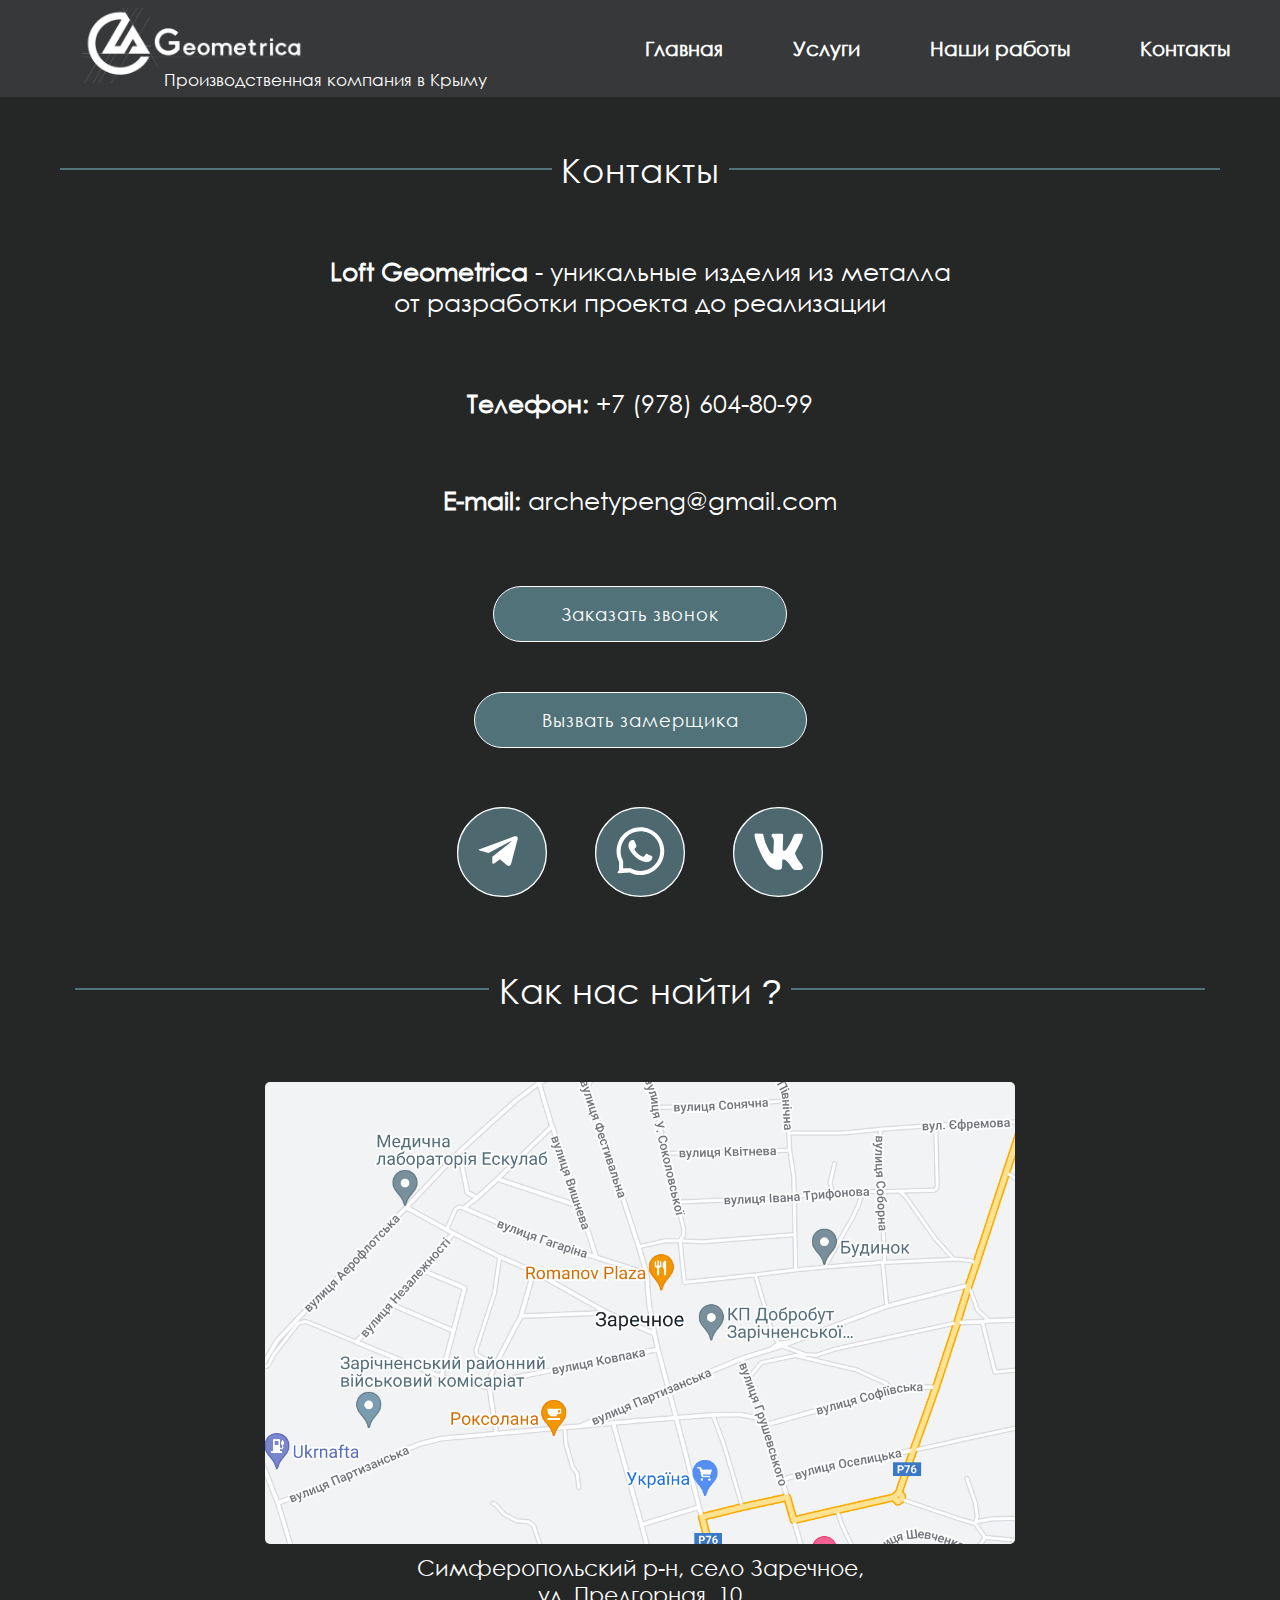
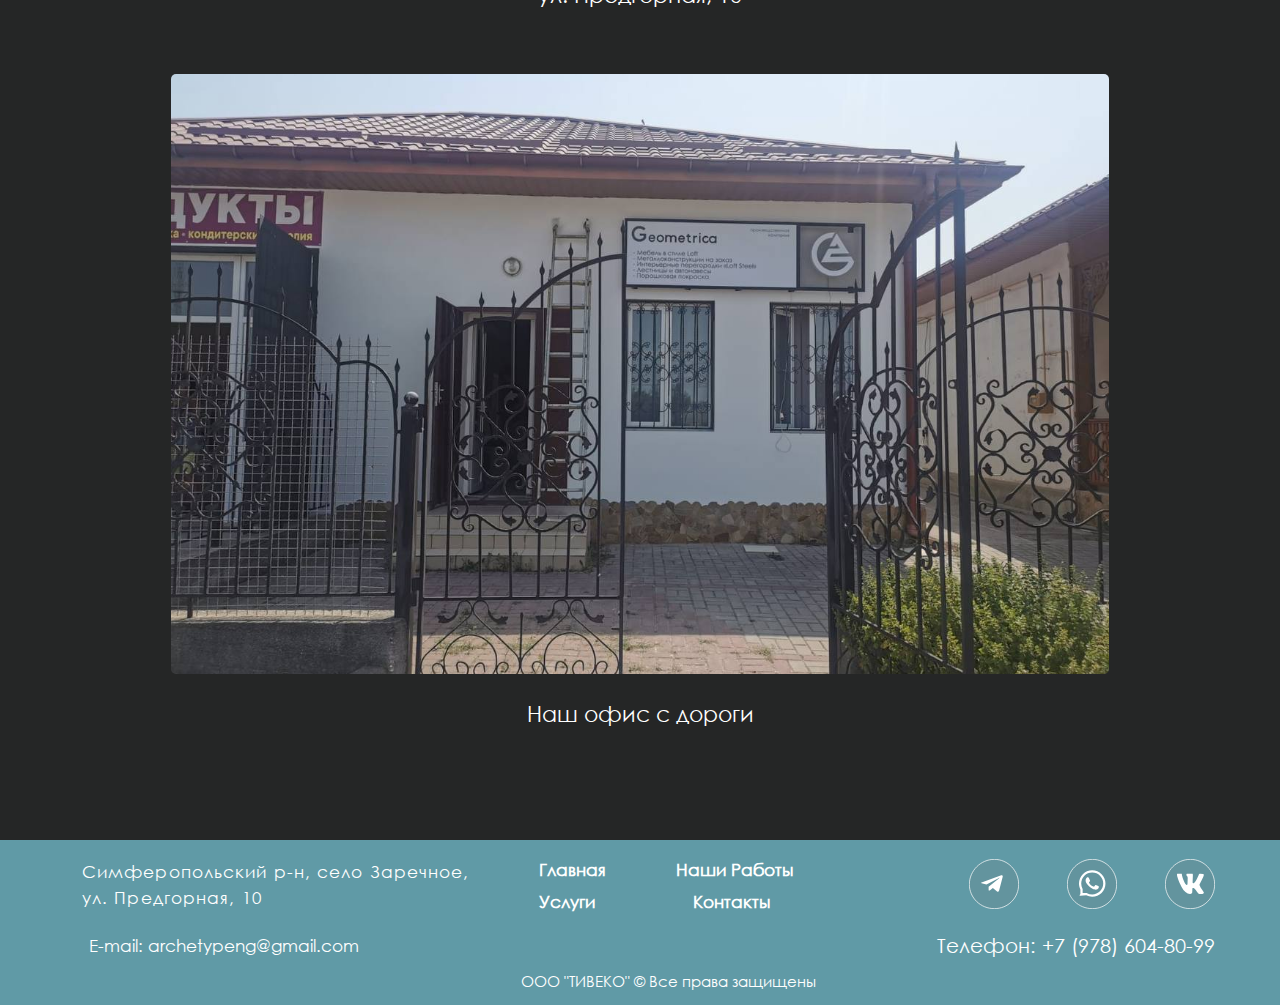
<file: contacts.html>
<!DOCTYPE html>
<html lang="en">
<head>
    <meta charset="UTF-8">
    <meta name="viewport" content="width=device-width, initial-scale=1.0">
    <title>Loft Geometrica - уникальные изделия из металла в Симферополе и во всем Крыму</title>
    <meta name="description" content="Компания Loft Geometrica специализируется на создании и проектировании уникальных изделий из металла Симферополе, Севастополе и во всем Крыму">
    <link rel="stylesheet" href="css/style.css">   
</head>
<body>
    <header class="header">
        <nav class="nav-panel">
            <div class="nav__logo-wrap">
                <div class="phone-wrap">
                    <a href="tel:+79786048099" class="link txt head-tel">+7 (978) 604-80-99</a>
                </div>
                <div class="logo-wrap">
                    <a href="index.html" class="txt link">                                           
                        <img src="./images/logotips/logo.png" alt="logotip" class="logo">
                    </a>
                </div>
                <div class="nav__title-container">
                    <a href="index.html" class="txt link">
                        <h3 class="txt nav__title">Производственная компания в Крыму</h3>
                    </a>
                </div>     
            </div>
            <div class="navbar__wrap">            
            </div> 
            <div class="popup" id="popup"></div>              
            <div class="nav__hamb-wrap">
                <div class="hamb">
                    <div class="hamb__field" id="hamb">
                        <span class="bar"></span>
                        <span class="bar"></span>
                        <span class="bar"></span>
                    </div>
                </div>
            </div>
            <div class="menu-wrap">
                <ul class="menu">
                    <li><a href="index.html" class="link link-main">Главная</a></li>                        
                    <li><a href="services.html" class="link link-services">Услуги</a></li>            
                    <li><a href="works.html" class="link link-works">Наши работы</a></li>
                    <li><a href="contacts.html" class="link link-contacts">Контакты</a></li>
                </ul>
            </div>        
        </nav>
    </header>
    <main class="main sr-main">
        <section class="section-main sr-main ct-section-main">
            <div class="main__wrapper">
                <div class="head works-header page-main-head">
                    <span class="title-bar"></span>
                        <h1 class="title txt section-list-title ser-h1">Контакты</h1>
                    <span class="title-bar"></span>
                </div>
                <div class="main__description ct-main__description">
                    <span class="description__content ct-description__content">
                        <span class="bold">Loft Geometrica</span> - уникальные изделия из металла от разработки проекта до реализации
                    </span>
                </div>
            </div>
            <div class="footer-contacts-list-wrap ct-contact-item-wrap-md">            
                <div class="contact-item-wrap contact-item-wrap-md ct-item-wrap-md">
                    <a href="tel:+79786048099" class="link txt tel-lg"><span class="bold txt-lg ct-txt">Телефон:</span><span class="txt-lg ct-txt">  +7 (978) 604-80-99</span></a>
                </div>
                <div class="contact-item-wrap contact-item-wrap-md ct-item-wrap-md">
                    <a href="mailto:archetypeng@gmail.com" class="link txt email-lg ct-txt"><span class="bold txt-lg ct-txt">E-mail:</span><span class="txt-lg ct-txt"> archetypeng@gmail.com</span></a>
                </div>
            </div>
            <div class="head__forms-wrap ct-forms">
                <form class="form ct-form">
                    <button class="btn btn-first">Заказать звонок</button>
                </form>
                <form class="form ct-form">
                    <button class="btn btn-second">Вызвать замерщика</button>
                </form>
            </div>
            <div class="footer-socials-wrap ct-social-wrap">
                <ul class="list social-list ct-social-list">
                    <li class="social"><img src="./images/logotips/tele-logo.svg" alt="Логотип телеграмм" class="logo-md ct-logo-md"></li>
                    <li class="social social-center"><img src="./images/logotips/whatsapp-logo.svg" alt="Логотип whatsapp" class="logo-md ct-logo-md"></li>
                    <li class="social"><img src="./images/logotips/vk-logo.svg" alt="Логотип вконтакте" class="logo-md ct-logo-md"></li>
                </ul>
            </div>              
        </section>
        <section class="section section-maps ct-section-maps">
            <div class="maps-wrapper">
                <div class="head maps-header-wrap">
                    <span class="title-bar"></span>
                        <h2 class="title txt maps-title">Как нас найти <span class="simple">?</span></h2>
                    <span class="title-bar"></span>
                </div>
                <div class="maps-main-wrap ct-maps-main-wrap">
                    <img src="./images/map.png" alt="Карта" class="img-maps">
                </div>
                <div class="maps-desc-wrap ct-maps-desc-wrap">
                    <span class="txt maps-desc-text ct-text">Симферопольский р-н, село Заречное, ул. Предгорная, 10</span>
                </div>
                <div class="maps-desc-img-wrap ct-maps-desc-img-wrap">
                    <img src="./images/nash-office.jpg" alt="Фото входа в офис" class="img-maps img-in">
                </div>
                <div class="maps-desc-wrap ct-maps-desc-wrap">
                    <span class="txt txt-md maps-desc-text maps-desc-text-add ct-text">Наш офис с дороги</span>
                </div>
            </div>
        </section>        
    </main>
    <footer class="footer">
        <div class="footer-wrapper">
            <div class="footer-header-wrap">
                <span class="txt footer-txt maps-desc-text">Симферопольский р-н, село Заречное, ул. Предгорная, 10</span>
                <a href="mailto:archetypeng@gmail.com" class="link txt email email-desktop mob-dn tab-dn">E-mail: archetypeng@gmail.com</a>
            </div>
            <div class="foot__menu-wrap mob-dn tab-dn">
                <ul class="foot__menu-list">
                    <li class="foot__menu-item"><a href="index.html" class="link txt foot__link">Главная</a></li>
                    <li class="foot__menu-item"><a href="works.html" class="link txt foot__link">Наши Работы</a></li>
                    <li class="foot__menu-item"><a href="services.html" class="link txt foot__link">Услуги</a></li>
                    <li class="foot__menu-item"><a href="contacts.html" class="link txt foot__link">Контакты</a></li>
                </ul>                
            </div>
            <div class="footer-socials-wrap">
                <ul class="list social-list">
                    <li class="social"><img src="./images/logotips/tele-logo.svg" alt="Логотип телеграмм" class="logo-sm"></li>
                    <li class="social social-center"><img src="./images/logotips/whatsapp-logo.svg" alt="Логотип whatsapp" class="logo-sm"></li>
                    <li class="social"><img src="./images/logotips/vk-logo.svg" alt="Логотип вконтакте" class="logo-sm"></li>
                </ul>
                <div class="foot__tel-wrap mob-dn tab-dn">
                    <a href="tel:+79786048099" class="link txt tel foot__tel-desktop">Телефон: +7 (978) 604-80-99</a>
                </div>
            </div>
            <div class="footer-contacts-list-wrap">                
                <div class="contact-item-wrap">
                    <a href="mailto:archetypeng@gmail.com" class="link txt email">E-mail: archetypeng@gmail.com</a>
                </div>
                <div class="contact-item-wrap contact-phone-wrap">
                    <a href="tel:+79786048099" class="link txt tel">Телефон: +7 (978) 604-80-99</a>
                </div>                
            </div>
            <div class="contact-item-wrap footer-rights-wrap">
                <div class="contact-item-wrap contact-phone-company">
                    <span class="link txt tel">ООО "ТИВЕКО"</a>
                    <span class="txt txt-sm txt-rights">
                        &copy; Все права защищены
                    </span>
                </div>                
            </div>
        </div>
    </footer>
    <script src="./js/menuAPI.js"></script>
    <script src="./js/popupAPI.js"></script>
</body>
</html>
</file>
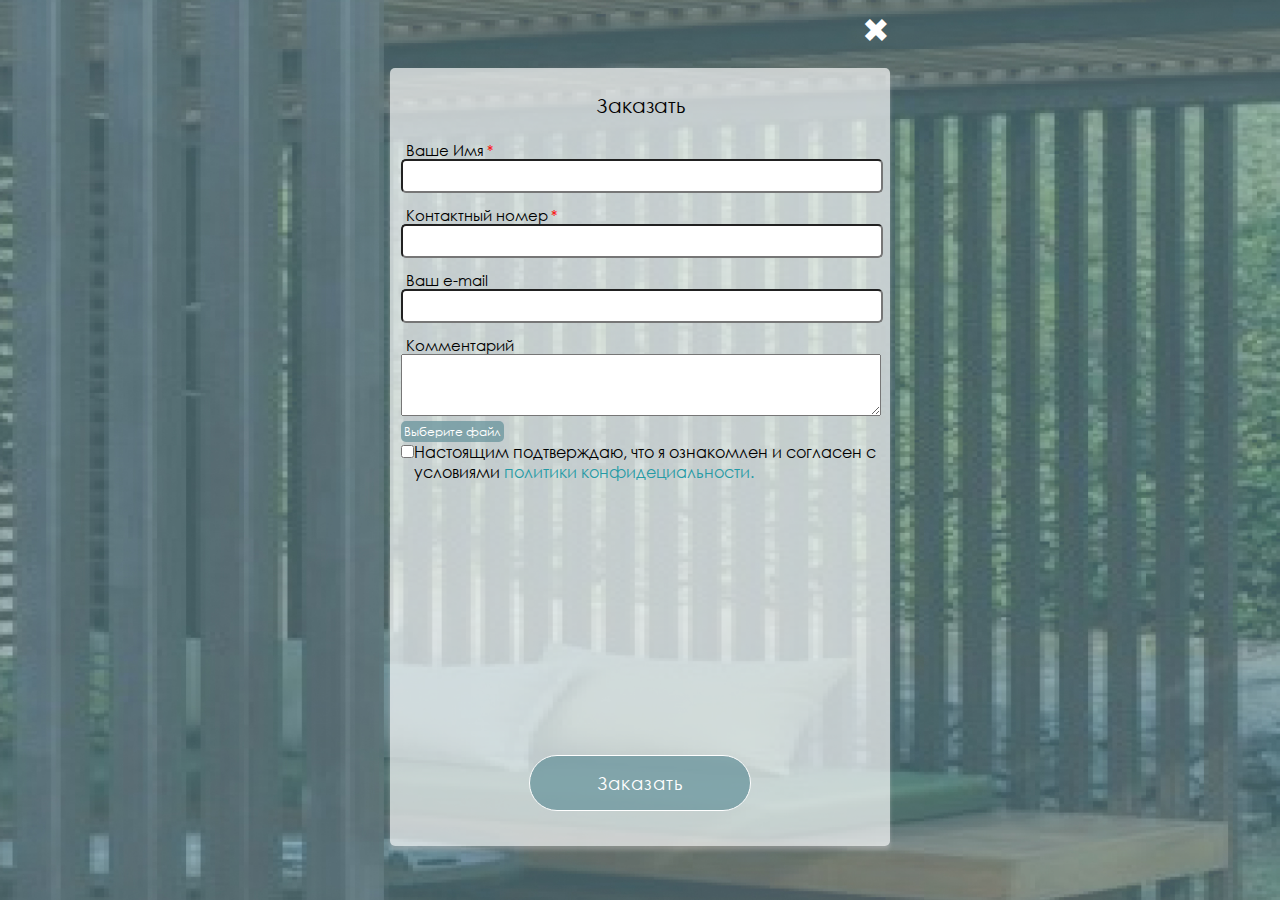
<file: form.html>
<!DOCTYPE html>
<html lang="en">
  <head>
    <meta charset="UTF-8" />
    <meta name="viewport" content="width=device-width, initial-scale=1.0" />
    <title>
      Loft Geometrica - уникальные изделия из металла в Симферополе и во всем
      Крыму
    </title>
    <meta
      name="description"
      content="Компания Loft Geometrica специализируется на создании и проектировании уникальных изделий из металла Симферополе, Севастополе и во всем Крыму"
    />
    <link rel="stylesheet" href="css/style.css" />
  </head>
  <body>
    <div class="popup-form">
      <div class="popup-form-wrapper">
        <div class="popup-form-header">
          <div class="popup-close-wrap">
            <span class="popup-close-btn">&#10006;</span>
          </div>
        </div>
        <div class="popup-form-main">
          <div class="popup-from-title-wrap">
            <h2 class="popup-form-title">Заказать</h2>
          </div>
          <form class="form__popup">
            <div class="form-name-wrap">
              <label for="input-name" class="form-tool-wrap form-name-tooltip"
                ><span class="name">Ваше Имя</span
                ><span class="name-sp-tooltip">*</span></label
              >
              <input type="text" name="name" class="input input-name" />
            </div>
            <div class="form-name-wrap">
              <label for="input-phone" class="form-tool-wrap form-phone-tooltip"
                ><span class="name">Контактный номер</span
                ><span class="name-sp-tooltip">*</span></label
              >
              <input type="text" name="phone" class="input input-phone" />
            </div>
            <div class="form-name-wrap">
              <label for="input-mail" class="form-tool-wrap form-mail-tooltip"
                ><span class="name">Ваш e-mail</span></label
              >
              <input type="text" name="mail" class="input input-mail" />
            </div>
            <div class="form-name-wrap">
              <label
                for="input-message"
                class="form-tool-wrap form-message-tooltip"
                ><span class="name">Комментарий</span></label
              >
              <textarea class="area-message" name="message"></textarea>
            </div>
            <div class="form-file-wrap">
              <label class="input-file">
                <input type="file" name="file" />
                <span class="input-file-btn">Выберите файл</span>
              </label>
            </div>
            <div class="form-footer">
              <div class="form-check-wrap">
                <input
                  type="checkbox"
                  name="checkbox"
                  id="checkbox"
                  class="input-checkbox"
                />
              </div>
              <div class="form-check-description">
                Настоящим подтверждаю, что я ознакомлен и согласен с условиями
                <span class="policy">политики конфидециальности.</span>
              </div>
            </div>
            <div class="head__forms-wrap">
              <div class="form">
                <button class="btn btn-first">Заказать</button>
              </div>
            </div>
          </form>
        </div>
      </div>
    </div>
  </body>
  <script src="./js/menuAPI.js"></script>
  <script src="./js/popupAPI.js"></script>
</html>
</file>
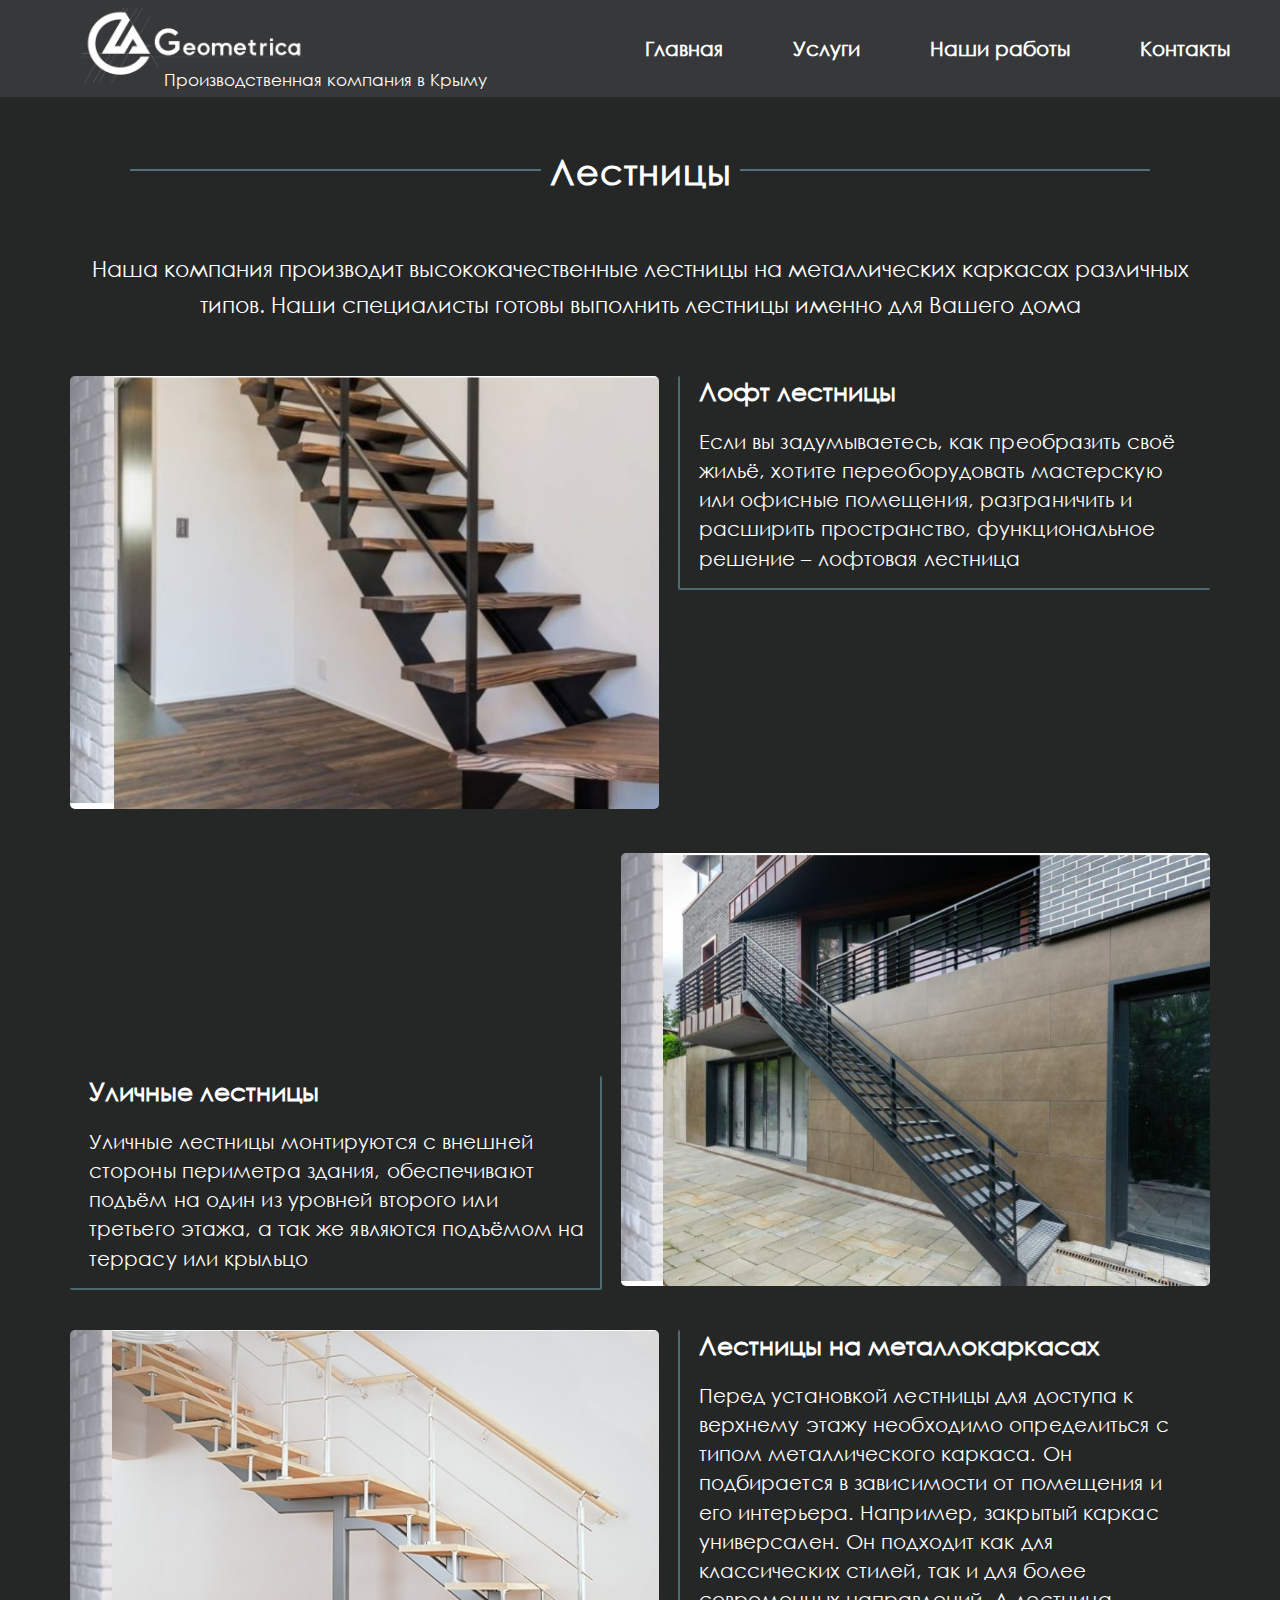
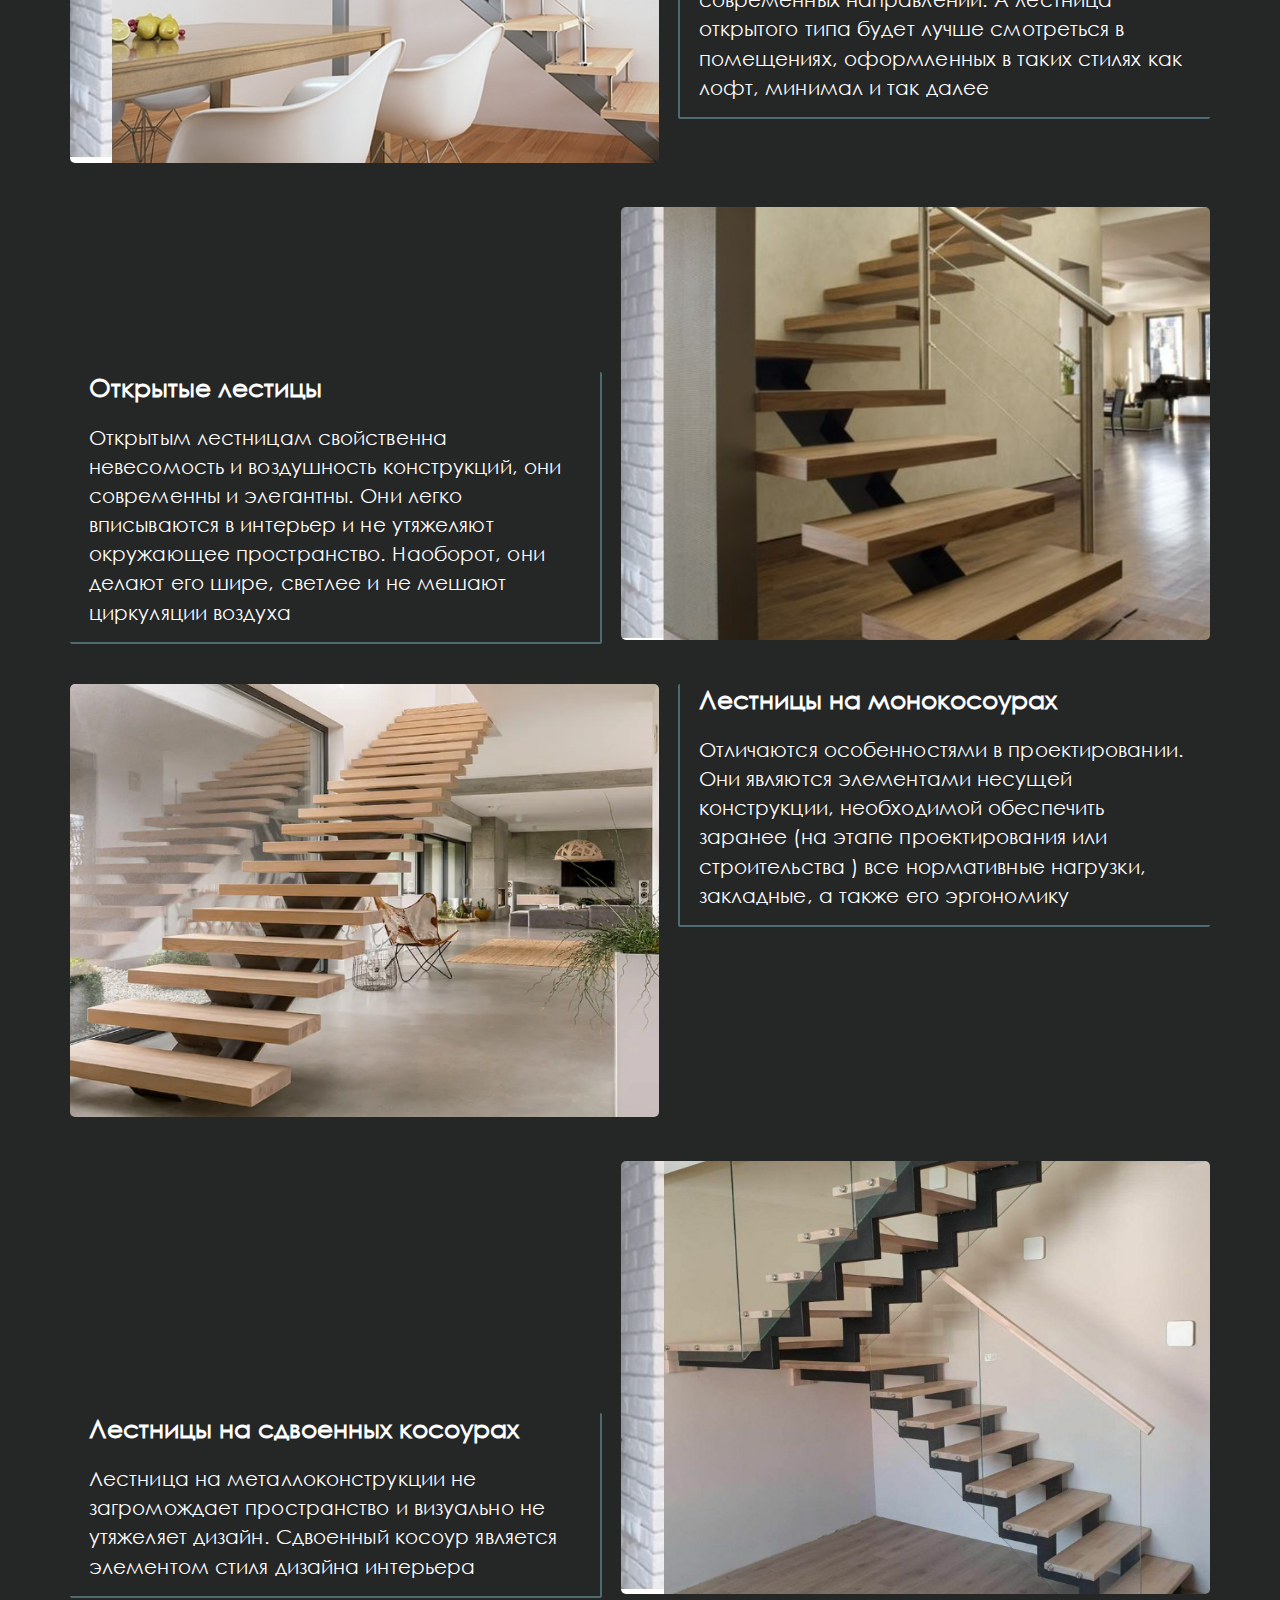
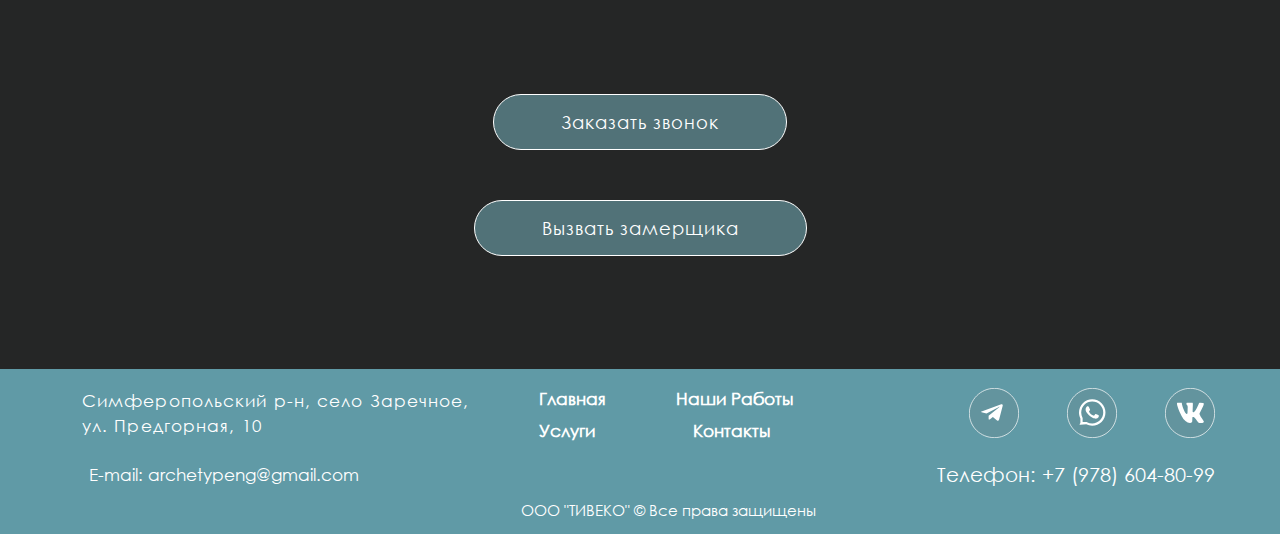
<file: lestnicy.html>
<!DOCTYPE html>
<html lang="en">
<head>
    <meta charset="UTF-8">
    <meta name="viewport" content="width=device-width, initial-scale=1.0">
    <title>Loft Geometrica - уникальные изделия из металла в Симферополе и во всем Крыму</title>
    <meta name="description" content="Компания Loft Geometrica специализируется на создании и проектировании уникальных изделий из металла Симферополе, Севастополе и во всем Крыму">
    <link rel="stylesheet" href="css/style.css">    
</head>
<body>    
    <header class="header">
        <nav class="nav-panel">
            <div class="nav__logo-wrap">
                <div class="phone-wrap">
                    <a href="tel:+79786048099" class="link txt head-tel">+7 (978) 604-80-99</a>
                </div>
                <div class="logo-wrap">
                    <a href="index.html" class="txt link">                                           
                        <img src="./images/logotips/logo.png" alt="logotip" class="logo">
                    </a>
                </div>
                <div class="nav__title-container">
                    <a href="index.html" class="txt link">
                        <h3 class="txt nav__title">Производственная компания в Крыму</h3>
                    </a>
                </div>     
            </div>
            <div class="navbar__wrap">            
            </div> 
            <div class="popup" id="popup"></div>              
            <div class="nav__hamb-wrap">
                <div class="hamb">
                    <div class="hamb__field" id="hamb">
                        <span class="bar"></span>
                        <span class="bar"></span>
                        <span class="bar"></span>
                    </div>
                </div>
            </div>
            <div class="menu-wrap">
                <ul class="menu">
                    <li><a href="index.html" class="link link-main">Главная</a></li>                        
                    <li><a href="services.html" class="link link-services">Услуги</a></li>            
                    <li><a href="works.html" class="link link-works">Наши работы</a></li>
                    <li><a href="contacts.html" class="link link-contacts">Контакты</a></li>
                </ul>
            </div>        
        </nav>
    </header>
    <main class="main lst-main">
        <section class="section-main">
            <div class="main__wrapper">
                <div class="head works-header page-main-head">
                    <span class="title-bar"></span>
                        <h1 class="title txt section-list-title lst-h1">Лестницы</h1>
                    <span class="title-bar"></span>
                </div>
                <div class="main__description lst-main__description">
                    <span class="description__content lst-content">Наша компания производит высококачественные лестницы на металлических каркасах различных типов. Наши специалисты готовы выполнить лестницы именно для Вашего дома</span>
                </div>
            </div>
            <div class="lst-blog-wrapper">
                <ul class="list lst-list-items">
                    <li class="lst-list-item">
                        <div class="lst-item-pict-wrap">
                            <img src="./images/lestnicy/lestnicy-loft.jpg" alt="Лестницы в стиле лофт в симферополе" class="lst-item-img">
                        </div>
                        <div class="lst-item-cont-wrap">
                            <div class="lst-title-wrap">
                                <h2 class="txt lst-item-title">Лофт лестницы</h2>
                            </div>
                            <div class="lst-par-wrap">
                                <p class="txt lst-item-content">
                                    Если вы задумываетесь, как преобразить своё жильё, хотите переоборудовать мастерскую или офисные помещения, разграничить и расширить пространство, функциональное решение – лофтовая лестница
                                </p>
                            </div>
                        </div>
                    </li>
                    <li class="lst-list-item">
                        <div class="lst-item-pict-wrap lst-item-pict-wrap-odd">
                            <img src="./images/lestnicy/ulichniye-lestnicy.jpg" alt="Уличные лестницы в симферополе" class="lst-item-img">
                        </div>
                        <div class="lst-item-cont-wrap lst-item-cont-wrap-odd">
                            <div class="lst-title-wrap">
                                <h2 class="txt lst-item-title">Уличные лестницы</h2>
                            </div>
                            <div class="lst-par-wrap">
                                <p class="txt lst-item-content">
                                    Уличные лестницы монтируются с внешней стороны периметра здания, обеспечивают подъём на один из уровней второго или третьего этажа, а так же являются подъёмом на террасу или крыльцо
                                </p>
                            </div>
                        </div>
                    </li>
                    <li class="lst-list-item">
                        <div class="lst-item-pict-wrap">
                            <img src="./images/lestnicy/lestnicy-na-metallocarkasah.jpg" alt="Лестницы на металлокаркасах симферополь" class="lst-item-img">
                        </div>
                        <div class="lst-item-cont-wrap">
                            <div class="lst-title-wrap">
                                <h2 class="txt lst-item-title">Лестницы на металлокаркасах</h2>
                            </div>
                            <div class="lst-par-wrap">
                                <p class="txt lst-item-content">
                                    Перед установкой лестницы для доступа к верхнему этажу необходимо определиться с типом металлического каркаса. Он подбирается в зависимости от помещения и его интерьера. Например, закрытый каркас универсален. Он подходит как для классических стилей, так и для более современных направлений. А лестница открытого типа будет лучше смотреться в помещениях, оформленных в таких стилях как лофт, минимал и так далее
                                </p>
                            </div>
                        </div>
                    </li>
                    <li class="lst-list-item">
                        <div class="lst-item-pict-wrap lst-item-pict-wrap-odd">
                            <img src="./images/lestnicy/otkritye-lestnicy.jpg" alt="Открытые лестницы в симферополе" class="lst-item-img lst-item-img3">
                        </div>
                        <div class="lst-item-cont-wrap lst-item-cont-wrap-odd">
                            <div class="lst-title-wrap">
                                <h2 class="txt lst-item-title">Открытые лестицы</h2>
                            </div>
                            <div class="lst-par-wrap">
                                <p class="txt lst-item-content">
                                    Открытым лестницам свойственна невесомость и воздушность конструкций, они современны и элегантны. Они легко вписываются в интерьер и не утяжеляют окружающее пространство. Наоборот, они делают его шире, светлее и не мешают циркуляции воздуха
                                </p>
                            </div>
                        </div>
                    </li>
                    <li class="lst-list-item">
                        <div class="lst-item-pict-wrap">
                            <img src="./images/lestnicy/lestnicy-na-monokosourah.jpg" alt="Лестницы на монокосоурах в Симферополе" class="lst-item-img">
                        </div>
                        <div class="lst-item-cont-wrap">
                            <div class="lst-title-wrap">
                                <h2 class="txt lst-item-title">Лестницы на монокосоурах</h2>
                            </div>
                            <div class="lst-par-wrap">
                                <p class="txt lst-item-content">
                                    Отличаются особенностями в проектировании. Они являются элементами несущей конструкции, необходимой обеспечить заранее (на этапе проектирования или строительства ) все нормативные нагрузки, закладные, а также его эргономику
                                </p>
                            </div>
                        </div>
                    </li>
                    <li class="lst-list-item">
                        <div class="lst-item-pict-wrap lst-item-pict-wrap-odd">
                            <img src="./images/lestnicy/lestnicy-na-sdvoennihkosourah.jpg" alt="Лестницы на сдвоенных косоурах в Симферополе" class="lst-item-img">
                        </div>
                        <div class="lst-item-cont-wrap lst-item-cont-wrap-odd">
                            <div class="lst-title-wrap">
                                <h2 class="txt lst-item-title">Лестницы на сдвоенных косоурах</h2>
                            </div>
                            <div class="lst-par-wrap">
                                <p class="txt lst-item-content">
                                    Лестница на металлоконструкции не загромождает пространство и визуально не утяжеляет дизайн. Сдвоенный косоур является элементом стиля дизайна интерьера
                                </p>
                            </div>
                        </div>                        
                    </li>
                </ul>
            </div>                                 
            <div class="head__forms-wrap sr-forms forms-services lst2-forms">
                <form class="form sr-form form-service">
                    <button class="btn btn-first">Заказать звонок</button>
                </form>
                <form class="form sr-form form-service">
                    <button class="btn btn-second">Вызвать замерщика</button>
                </form>
            </div>     
        </section>        
    </main>
    <footer class="footer">
        <div class="footer-wrapper">
            <div class="footer-header-wrap">
                <span class="txt footer-txt maps-desc-text">Симферопольский р-н, село Заречное, ул. Предгорная, 10</span>
                <a href="mailto:archetypeng@gmail.com" class="link txt email email-desktop mob-dn tab-dn">E-mail: archetypeng@gmail.com</a>
            </div>
            <div class="foot__menu-wrap mob-dn tab-dn">
                <ul class="foot__menu-list">
                    <li class="foot__menu-item"><a href="index.html" class="link txt foot__link">Главная</a></li>
                    <li class="foot__menu-item"><a href="works.html" class="link txt foot__link">Наши Работы</a></li>
                    <li class="foot__menu-item"><a href="services.html" class="link txt foot__link">Услуги</a></li>
                    <li class="foot__menu-item"><a href="contacts.html" class="link txt foot__link">Контакты</a></li>
                </ul>                
            </div>
            <div class="footer-socials-wrap">
                <ul class="list social-list">
                    <li class="social"><img src="./images/logotips/tele-logo.svg" alt="Логотип телеграмм" class="logo-sm"></li>
                    <li class="social social-center"><img src="./images/logotips/whatsapp-logo.svg" alt="Логотип whatsapp" class="logo-sm"></li>
                    <li class="social"><img src="./images/logotips/vk-logo.svg" alt="Логотип вконтакте" class="logo-sm"></li>
                </ul>
                <div class="foot__tel-wrap mob-dn tab-dn">
                    <a href="tel:+79786048099" class="link txt tel foot__tel-desktop">Телефон: +7 (978) 604-80-99</a>
                </div>
            </div>
            <div class="footer-contacts-list-wrap">                
                <div class="contact-item-wrap">
                    <a href="mailto:archetypeng@gmail.com" class="link txt email">E-mail: archetypeng@gmail.com</a>
                </div>
                <div class="contact-item-wrap contact-phone-wrap">
                    <a href="tel:+79786048099" class="link txt tel">Телефон: +7 (978) 604-80-99</a>
                </div>                
            </div>
            <div class="contact-item-wrap footer-rights-wrap">
                <div class="contact-item-wrap contact-phone-company">
                    <span class="link txt tel">ООО "ТИВЕКО"</a>
                    <span class="txt txt-sm txt-rights">
                        &copy; Все права защищены
                    </span>
                </div>                
            </div>
        </div>
    </footer>
   <script src="./js/menuAPI.js"></script>
   <script src="./js/popupAPI.js"></script>   
</html>
</file>
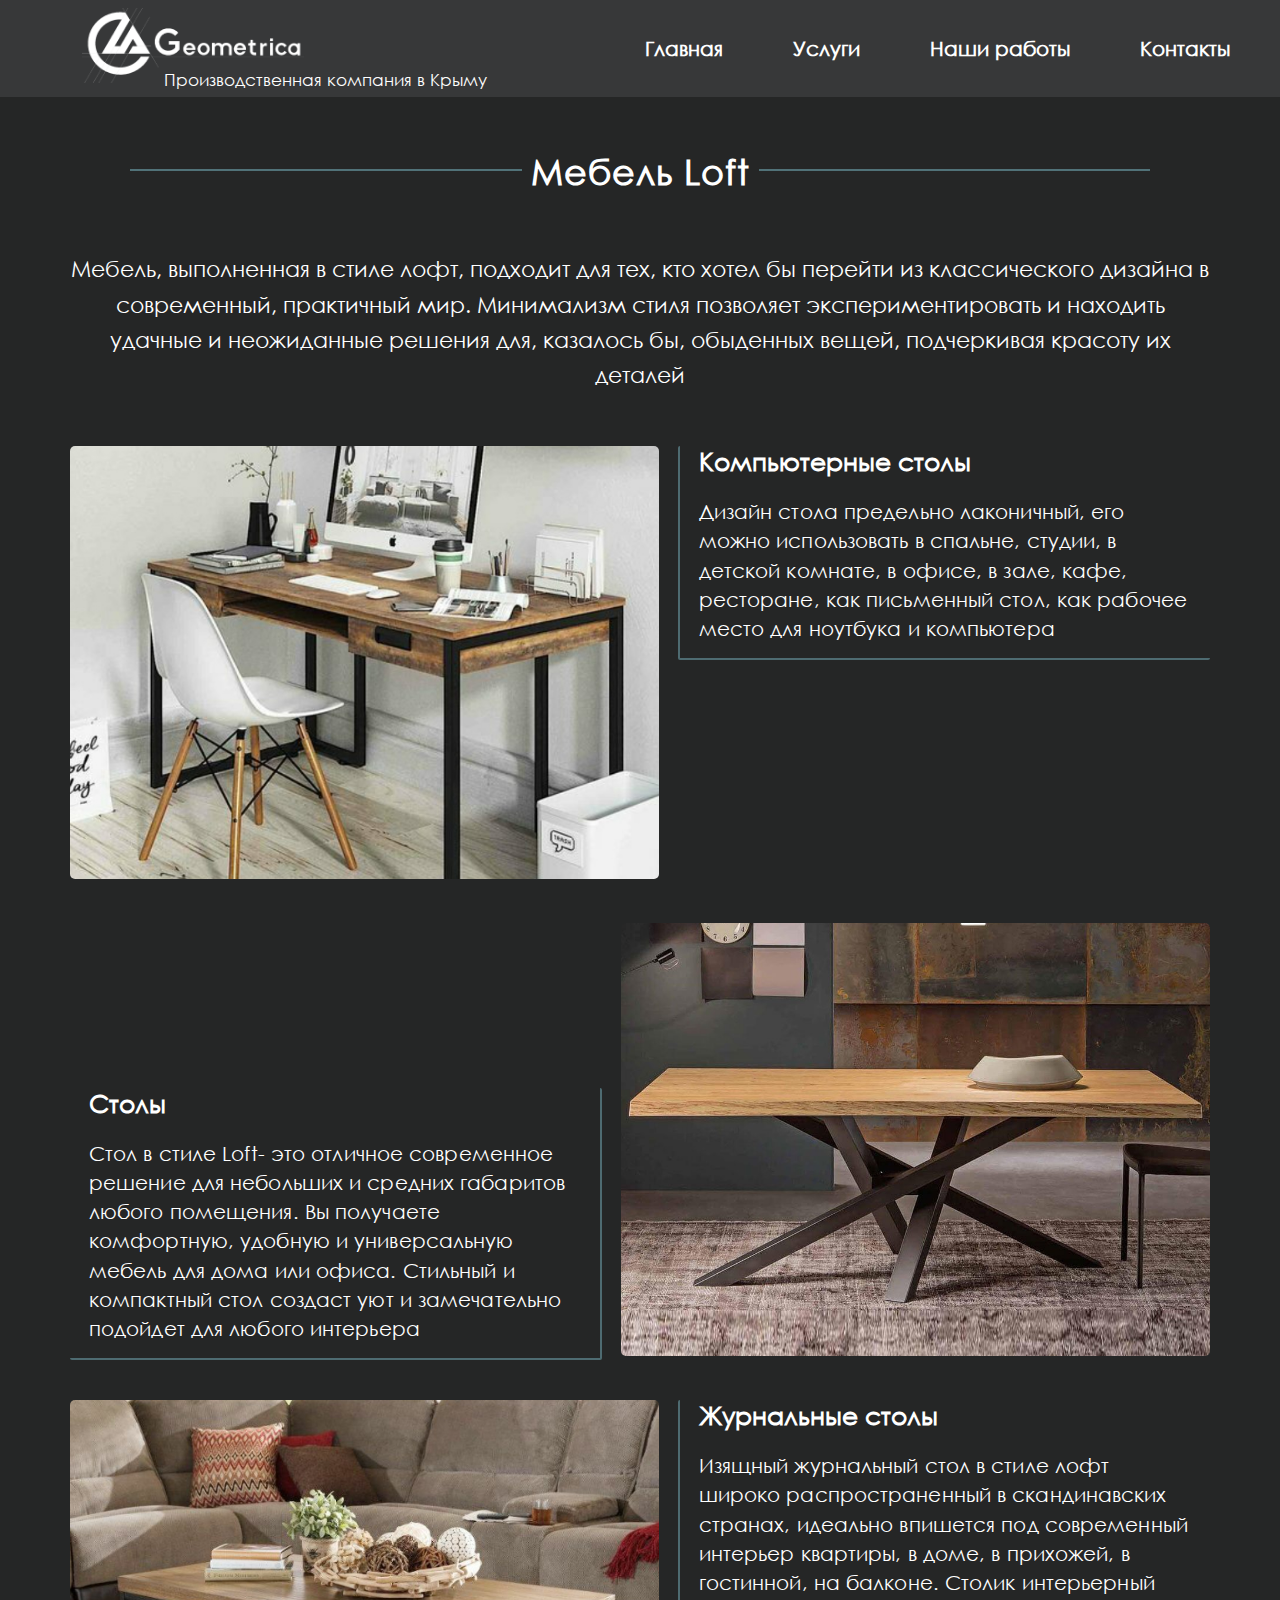
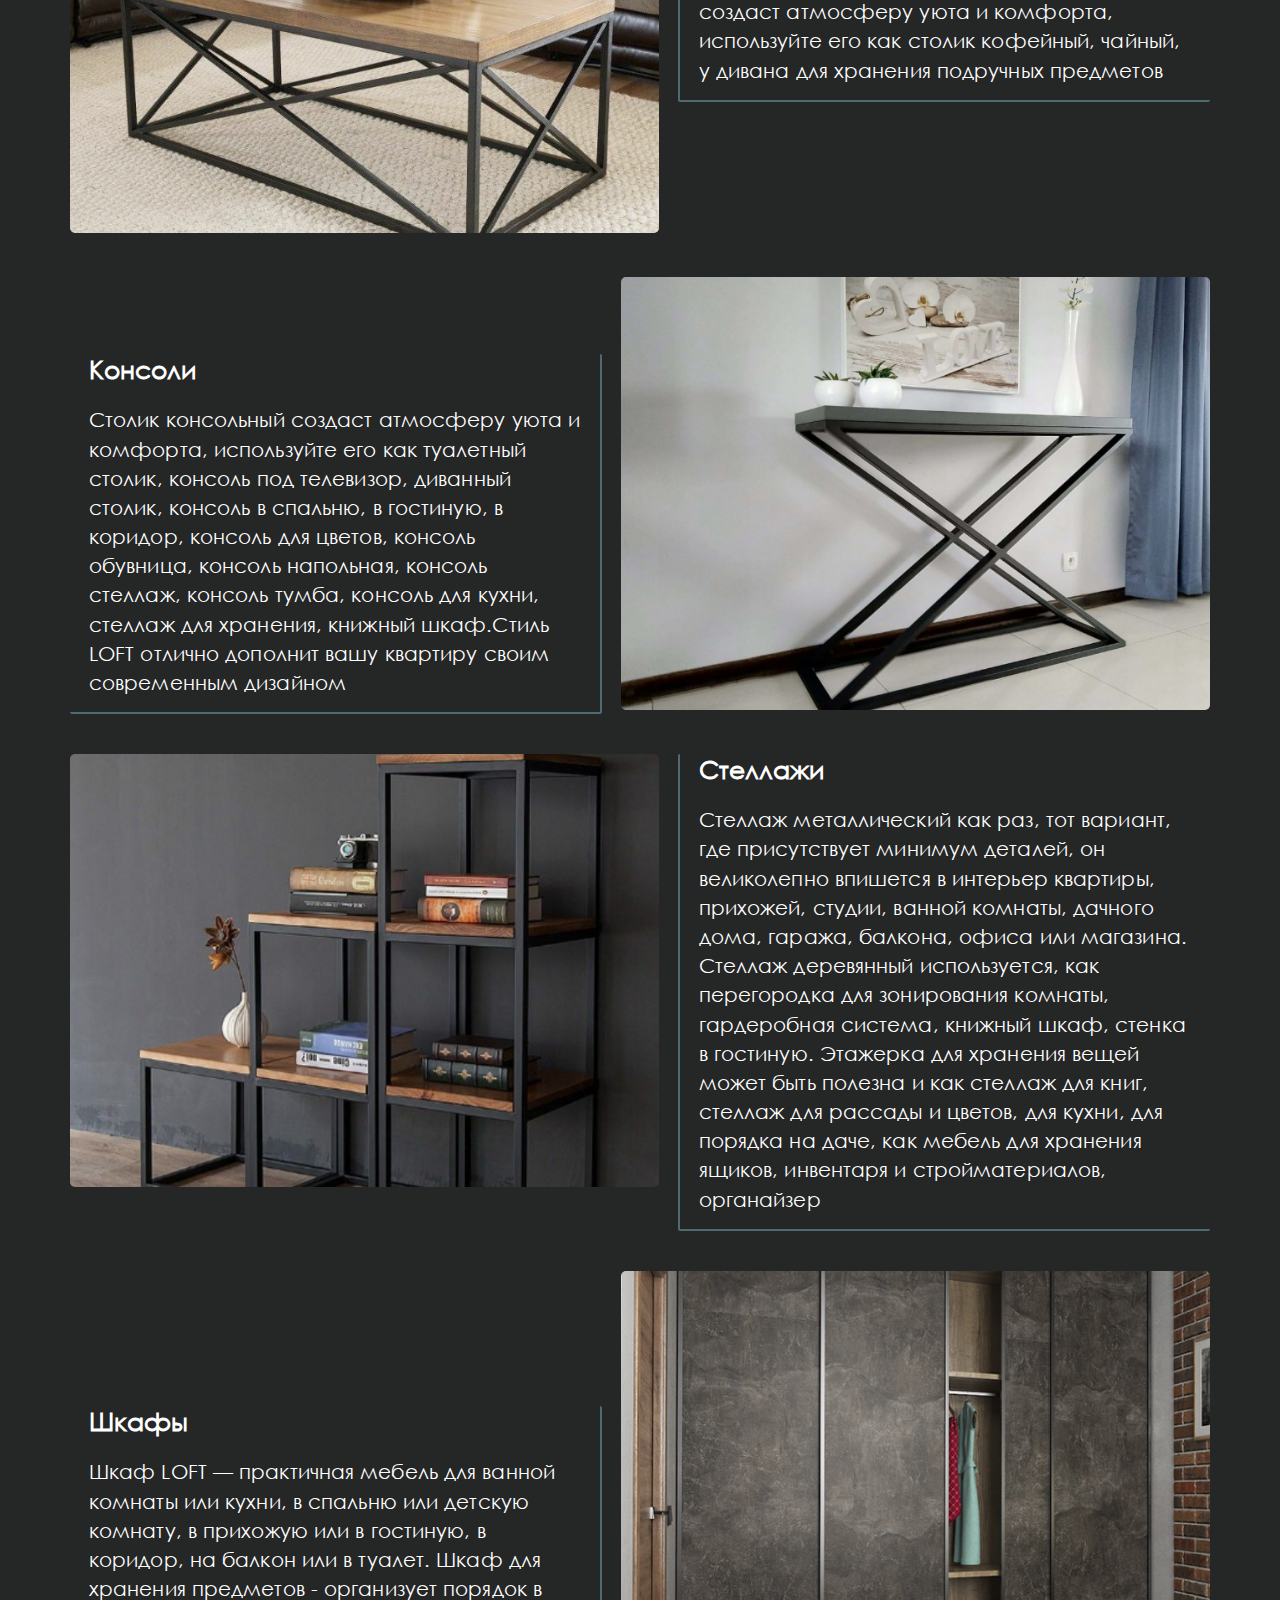
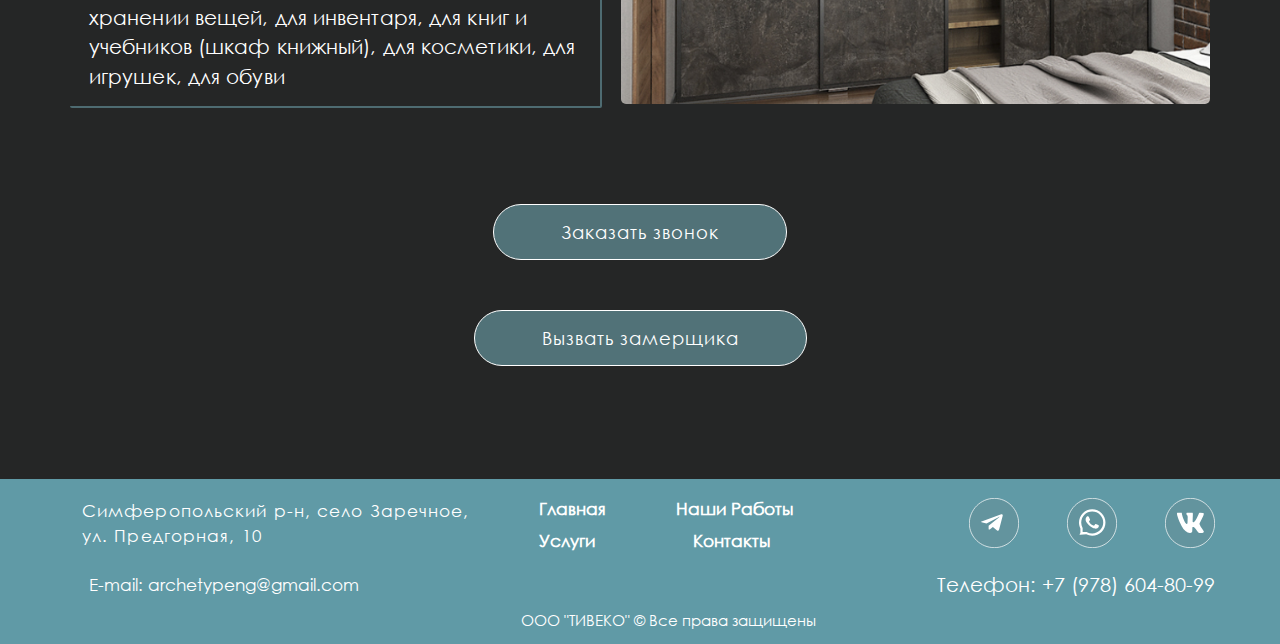
<file: mebel.html>
<!DOCTYPE html>
<html lang="en">
<head>
    <meta charset="UTF-8">
    <meta name="viewport" content="width=device-width, initial-scale=1.0">
    <title>Loft Geometrica - уникальные изделия из металла в Симферополе и во всем Крыму</title>
    <meta name="description" content="Компания Loft Geometrica специализируется на создании и проектировании уникальных изделий из металла Симферополе, Севастополе и во всем Крыму">
    <link rel="stylesheet" href="css/style.css">    
</head>
<body>    
    <header class="header">
        <nav class="nav-panel">
            <div class="nav__logo-wrap">
                <div class="phone-wrap">
                    <a href="tel:+79786048099" class="link txt head-tel">+7 (978) 604-80-99</a>
                </div>
                <div class="logo-wrap">
                    <a href="index.html" class="txt link">                                           
                        <img src="./images/logotips/logo.png" alt="logotip" class="logo">
                    </a>
                </div>
                <div class="nav__title-container">
                    <a href="index.html" class="txt link">
                        <h3 class="txt nav__title">Производственная компания в Крыму</h3>
                    </a>
                </div>     
            </div>
            <div class="navbar__wrap">            
            </div> 
            <div class="popup" id="popup"></div>              
            <div class="nav__hamb-wrap">
                <div class="hamb">
                    <div class="hamb__field" id="hamb">
                        <span class="bar"></span>
                        <span class="bar"></span>
                        <span class="bar"></span>
                    </div>
                </div>
            </div>
            <div class="menu-wrap">
                <ul class="menu">
                    <li><a href="index.html" class="link link-main">Главная</a></li>                        
                    <li><a href="services.html" class="link link-services">Услуги</a></li>            
                    <li><a href="works.html" class="link link-works">Наши работы</a></li>
                    <li><a href="contacts.html" class="link link-contacts">Контакты</a></li>
                </ul>
            </div>        
        </nav>
    </header>
    <main class="main lst-main">
        <section class="section-main">
            <div class="main__wrapper">
                <div class="head works-header page-main-head">
                    <span class="title-bar"></span>
                        <h1 class="title txt section-list-title lst-h1">Мебель Loft</h1>
                    <span class="title-bar"></span>
                </div>
                <div class="main__description lst-main__description">
                    <span class="description__content lst-content">Мебель, выполненная в стиле лофт, подходит для тех, кто хотел бы перейти из классического 
                        дизайна в современный, практичный мир. Минимализм стиля позволяет экспериментировать 
                        и находить удачные и неожиданные решения для, казалось бы, обыденных вещей, подчеркивая красоту их деталей</span>
                </div>
            </div>
            <div class="lst-blog-wrapper">
                <ul class="list lst-list-items">
                    <li class="lst-list-item">
                        <div class="lst-item-pict-wrap">
                            <img src="./images/mebel/comp-table.jpg" alt="Компьютерные столы в симферополе" class="lst-item-img">
                        </div>
                        <div class="lst-item-cont-wrap">
                            <div class="lst-title-wrap">
                                <h2 class="txt lst-item-title">Компьютерные столы</h2>
                            </div>
                            <div class="lst-par-wrap">
                                <p class="txt lst-item-content">
                                    Дизайн стола предельно лаконичный, его можно использовать в спальне, студии, в детской комнате, в офисе, в зале, кафе, ресторане, как письменный стол, как рабочее место для ноутбука и компьютера
                                </p>
                            </div>
                        </div>
                    </li>
                    <li class="lst-list-item">
                        <div class="lst-item-pict-wrap lst-item-pict-wrap-odd">
                            <img src="./images/mebel/table.jpg" alt="Столы в стиле лофт в симферополе" class="lst-item-img">
                        </div>
                        <div class="lst-item-cont-wrap lst-item-cont-wrap-odd">
                            <div class="lst-title-wrap">
                                <h2 class="txt lst-item-title">Столы</h2>
                            </div>
                            <div class="lst-par-wrap">
                                <p class="txt lst-item-content">
                                    Стол в стиле Loft- это отличное современное решение для небольших и средних габаритов любого помещения. Вы получаете комфортную, удобную и универсальную мебель для дома или офиса. Стильный и компактный стол создаст уют и замечательно подойдет для любого интерьера
                                </p>
                            </div>
                        </div>
                    </li>
                    <li class="lst-list-item">
                        <div class="lst-item-pict-wrap">
                            <img src="./images/mebel/journal-table.jpg" alt="Журнальные столы в симферополе" class="lst-item-img">
                        </div>
                        <div class="lst-item-cont-wrap">
                            <div class="lst-title-wrap">
                                <h2 class="txt lst-item-title">Журнальные столы</h2>
                            </div>
                            <div class="lst-par-wrap">
                                <p class="txt lst-item-content">
                                    Изящный журнальный стол в стиле лофт широко распространенный в скандинавских странах, идеально впишется под современный интерьер квартиры, в доме, в прихожей, в гостинной, на балконе. Столик интерьерный создаст атмосферу уюта и комфорта, используйте его как столик кофейный, чайный, у дивана для хранения подручных предметов
                                </p>
                            </div>
                        </div>
                    </li>
                    <li class="lst-list-item">
                        <div class="lst-item-pict-wrap lst-item-pict-wrap-odd">
                            <img src="./images/mebel/consols.jpg" alt="Консоли в стиле лофт в Симферополе" class="lst-item-img lst-item-img3">
                        </div>
                        <div class="lst-item-cont-wrap lst-item-cont-wrap-odd">
                            <div class="lst-title-wrap">
                                <h2 class="txt lst-item-title">Консоли</h2>
                            </div>
                            <div class="lst-par-wrap">
                                <p class="txt lst-item-content">
                                    Столик консольный создаст атмосферу уюта и комфорта, используйте его как туалетный столик, консоль под телевизор, диванный столик, консоль в спальню, в гостиную, в коридор, консоль для цветов, консоль обувница, консоль напольная, консоль стеллаж, консоль тумба, консоль для кухни, стеллаж для хранения, книжный шкаф.Стиль LOFT отлично дополнит вашу квартиру своим современным дизайном
                                </p>
                            </div>
                        </div>
                    </li>
                    <li class="lst-list-item">
                        <div class="lst-item-pict-wrap">
                            <img src="./images/mebel/stellazhi.jpg" alt="Стеллажи в Симферополе" class="lst-item-img">
                        </div>
                        <div class="lst-item-cont-wrap">
                            <div class="lst-title-wrap">
                                <h2 class="txt lst-item-title">Стеллажи</h2>
                            </div>
                            <div class="lst-par-wrap">
                                <p class="txt lst-item-content">
                                    Стеллаж металлический как раз, тот вариант, где присутствует минимум деталей, он великолепно впишется в интерьер квартиры, прихожей, студии, ванной комнаты, дачного дома, гаража, балкона, офиса или магазина. Стеллаж деревянный используется, как перегородка для зонирования комнаты, гардеробная система, книжный шкаф, стенка в гостиную. Этажерка для хранения вещей может быть полезна и как стеллаж для книг, стеллаж для рассады и цветов, для кухни, для порядка на даче, как мебель для хранения ящиков, инвентаря и стройматериалов, органайзер
                                </p>
                            </div>
                        </div>
                    </li>
                    <li class="lst-list-item">
                        <div class="lst-item-pict-wrap lst-item-pict-wrap-odd">
                            <img src="./images/mebel/shkafi.jpg" alt="Шкафы в стиле лофт Симферополь" class="lst-item-img">
                        </div>
                        <div class="lst-item-cont-wrap lst-item-cont-wrap-odd">
                            <div class="lst-title-wrap">
                                <h2 class="txt lst-item-title">Шкафы</h2>
                            </div>
                            <div class="lst-par-wrap">
                                <p class="txt lst-item-content">
                                    Шкаф LOFT — практичная мебель для ванной комнаты или кухни, в спальню или детскую комнату, в прихожую или в гостиную, в коридор, на балкон или в туалет. Шкаф для хранения предметов - организует порядок в хранении вещей, для инвентаря, для книг и учебников (шкаф книжный), для косметики, для игрушек, для обуви
                                </p>
                            </div>
                        </div>                        
                    </li>
                </ul>
            </div>                                 
            <div class="head__forms-wrap sr-forms forms-services lst2-forms">
                <form class="form sr-form form-service">
                    <button class="btn btn-first">Заказать звонок</button>
                </form>
                <form class="form sr-form form-service">
                    <button class="btn btn-second">Вызвать замерщика</button>
                </form>
            </div>     
        </section>        
    </main>
    <footer class="footer">
        <div class="footer-wrapper">
            <div class="footer-header-wrap">
                <span class="txt footer-txt maps-desc-text">Симферопольский р-н, село Заречное, ул. Предгорная, 10</span>
                <a href="mailto:archetypeng@gmail.com" class="link txt email email-desktop mob-dn tab-dn">E-mail: archetypeng@gmail.com</a>
            </div>
            <div class="foot__menu-wrap mob-dn tab-dn">
                <ul class="foot__menu-list">
                    <li class="foot__menu-item"><a href="index.html" class="link txt foot__link">Главная</a></li>
                    <li class="foot__menu-item"><a href="works.html" class="link txt foot__link">Наши Работы</a></li>
                    <li class="foot__menu-item"><a href="services.html" class="link txt foot__link">Услуги</a></li>
                    <li class="foot__menu-item"><a href="contacts.html" class="link txt foot__link">Контакты</a></li>
                </ul>                
            </div>
            <div class="footer-socials-wrap">
                <ul class="list social-list">
                    <li class="social"><img src="./images/logotips/tele-logo.svg" alt="Логотип телеграмм" class="logo-sm"></li>
                    <li class="social social-center"><img src="./images/logotips/whatsapp-logo.svg" alt="Логотип whatsapp" class="logo-sm"></li>
                    <li class="social"><img src="./images/logotips/vk-logo.svg" alt="Логотип вконтакте" class="logo-sm"></li>
                </ul>
                <div class="foot__tel-wrap mob-dn tab-dn">
                    <a href="tel:+79786048099" class="link txt tel foot__tel-desktop">Телефон: +7 (978) 604-80-99</a>
                </div>
            </div>
            <div class="footer-contacts-list-wrap">                
                <div class="contact-item-wrap">
                    <a href="mailto:archetypeng@gmail.com" class="link txt email">E-mail: archetypeng@gmail.com</a>
                </div>
                <div class="contact-item-wrap contact-phone-wrap">
                    <a href="tel:+79786048099" class="link txt tel">Телефон: +7 (978) 604-80-99</a>
                </div>                
            </div>
            <div class="contact-item-wrap footer-rights-wrap">
                <div class="contact-item-wrap contact-phone-company">
                    <span class="link txt tel">ООО "ТИВЕКО"</a>
                    <span class="txt txt-sm txt-rights">
                        &copy; Все права защищены
                    </span>
                </div>                
            </div>
        </div>
    </footer>
   <script src="./js/menuAPI.js"></script>
   <script src="./js/popupAPI.js"></script>   
</html>
</file>
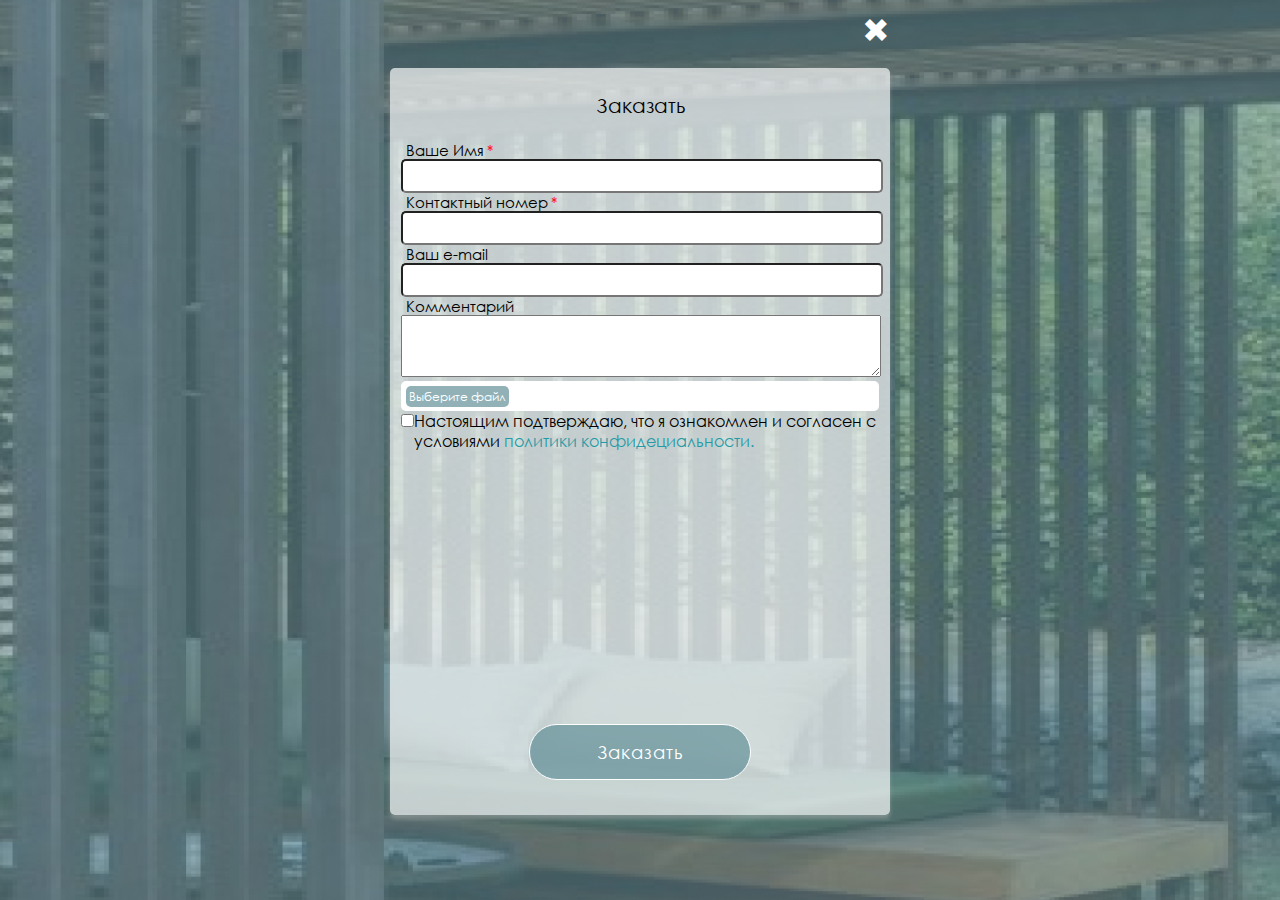
<file: metalconruct.html>
<!DOCTYPE html>
<html lang="en">
<head>
    <meta charset="UTF-8">
    <meta name="viewport" content="width=device-width, initial-scale=1.0">
    <title>Loft Geometrica - уникальные изделия из металла в Симферополе и во всем Крыму</title>
    <meta name="description" content="Компания Loft Geometrica специализируется на создании и проектировании уникальных изделий из металла Симферополе, Севастополе и во всем Крыму">
    <link rel="stylesheet" href="css/style.css">    
</head>
<body>
    <div class="popup-form">
        <div class="popup-form-wrapper">
            <div class="popup-form-header">
                <div class="popup-close-wrap">
                    <span class="popup-close-btn">&#10006;</span>
                </div>
            </div>
            <div class="popup-form-main">
                <div class="popup-from-title-wrap">
                    <h2 class="popup-form-title">Заказать</h2>
                </div>
                <form  class="form__popup">
                    <div class="from-name-wrap">
                        <label for="input-name" class="form-tool-wrap form-name-tooltip"><span class="name">Ваше Имя</span><span class="name-sp-tooltip">*</span></label>
                        <input type="text" name="name" class="input input-name">
                    </div>
                    <div class="from-name-wrap">
                        <label for="input-phone" class="form-tool-wrap form-phone-tooltip"><span class="name">Контактный номер</span><span class="name-sp-tooltip">*</span></label>
                        <input type="text" name="phone" class="input input-phone">
                    </div>
                    <div class="from-name-wrap">
                        <label for="input-mail" class="form-tool-wrap form-mail-tooltip"><span class="name">Ваш e-mail</span></label>
                        <input type="text" name="mail" class="input input-mail">
                    </div>
                    <div class="from-name-wrap">
                        <label for="input-message" class="form-tool-wrap form-message-tooltip"><span class="name">Комментарий</span></label>
                       <textarea class="area-message" name="message"></textarea>
                    </div>
                    <div class="from-file-wrap">
                        <label class="input-file">                            
                            <input type="file" name="file">        
                             <span class="input-file-btn">Выберите файл</span>
                      </label>
                    </div>
                    <div class="form-footer">
                        <div class="form-check-wrap"><input type="checkbox" name="checkbox" id="checkbox" class="input-checkbox"></div>
                        <div class="form-check-description">Настоящим подтверждаю, что я ознакомлен и согласен с условиями <span class="policy">политики конфидециальности.</span></div>
                    </div> 
                    <div class="head__forms-wrap">
                        <div class="form">
                            <button class="btn btn-first">Заказать</button>
                        </div>
                        
                    </div>                                    
                </form>
            </div>
        </div>
    </div>
    <header class="header">
        <nav class="nav-panel">
            <div class="nav__logo-wrap">
                <div class="phone-wrap">
                    <a href="tel:+79781872640" class="link txt head-tel">+7 (978) 187-26-40</a>
                </div>
                <div class="logo-wrap">
                    <a href="index.html" class="txt link">                                           
                        <img src="logotips/logo.png" alt="logotip" class="logo">
                    </a>
                </div>
                <div class="nav__title-container">
                    <a href="index.html" class="txt link">
                        <h3 class="txt nav__title">Производственная компания в Крыму</h3>
                    </a>
                </div>     
            </div>
            <div class="navbar__wrap">            
            </div> 
            <div class="popup" id="popup"></div>              
            <div class="nav__hamb-wrap">
                <div class="hamb">
                    <div class="hamb__field" id="hamb">
                        <span class="bar"></span>
                        <span class="bar"></span>
                        <span class="bar"></span>
                    </div>
                </div>
            </div>        
        </nav>
    </header>
    <div class="head works-header page-main-head">
        <span class="title-bar"></span>
            <h1 class="title txt section-list-title">Металлоконструкции</h1>
        <span class="title-bar"></span>
    </div> 
    <footer class="footer">
        <div class="footer-wrapper">
            <div class="footer-header-wrap">
                <span class="txt footer-txt maps-desc-text">Симферопольский р-н, село Заречное, ул. Предгорная, 10</span>
            </div>
            <div class="footer-socials-wrap">
                <ul class="list social-list">
                    <li class="social"><img src="./logotips/tele-logo.svg" alt="Логотип телеграмм" class="logo-sm"></li>
                    <li class="social social-center"><img src="./logotips/whatsapp-logo.svg" alt="Логотип whatsapp" class="logo-sm"></li>
                    <li class="social"><img src="./logotips/vk-logo.svg" alt="Логотип вконтакте" class="logo-sm"></li>
                </ul>
            </div>
            <div class="footer-contacts-list-wrap">                
                <div class="contact-item-wrap">
                    <a href="mailto:archetypeng@gmail.com" class="link txt email">E-mail: archetypeng@gmail.com</a>
                </div>
                <div class="contact-item-wrap contact-phone-wrap">
                    <a href="tel:+79781872640" class="link txt tel">Телефон: +7 (978) 187-26-40</a>
                </div>
            </div>
            <div class="contact-item-wrap footer-rights-wrap">
                <span class="txt txt-sm">
                    &copy; Все права защищены
                </span>
            </div>
        </div>
    </footer>
    <script src="./js/menuAPI.js"></script>
    <script src="./js/popupAPI.js"></script>
</body>
</html>
</file>
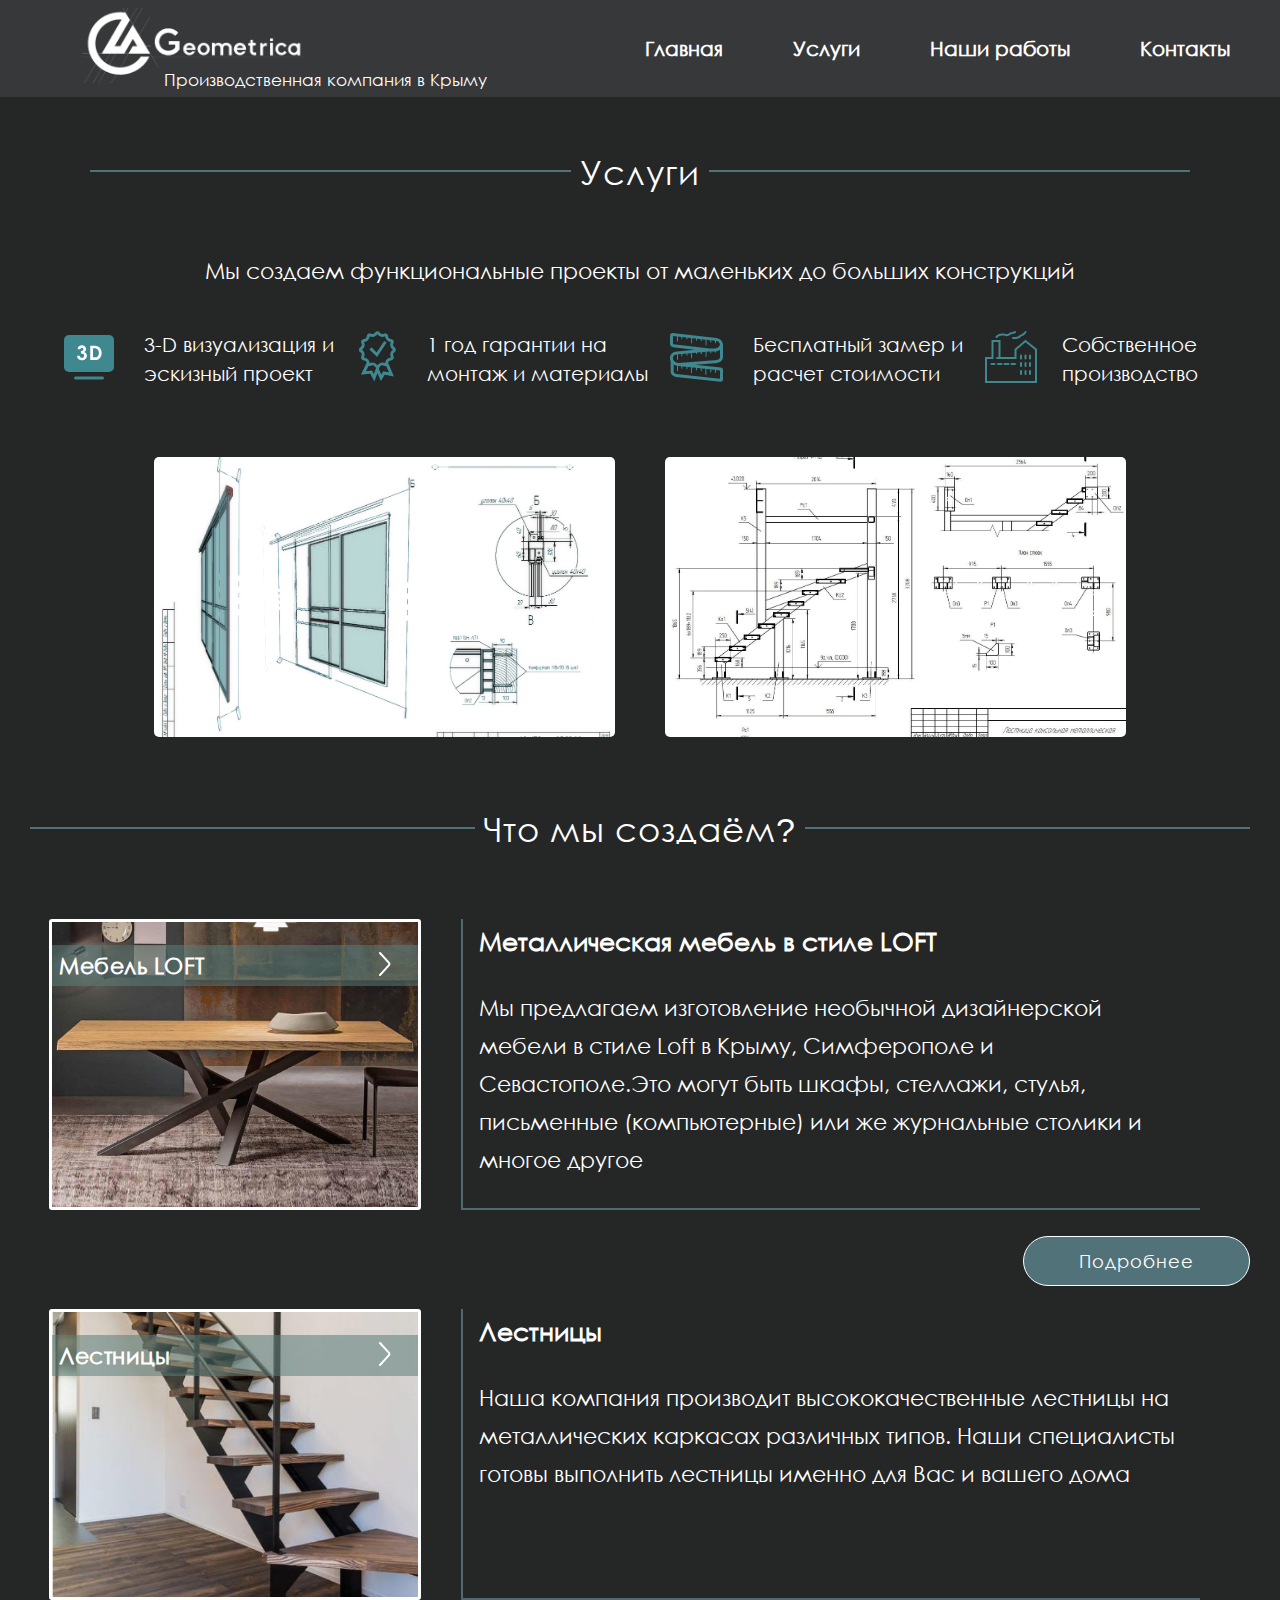
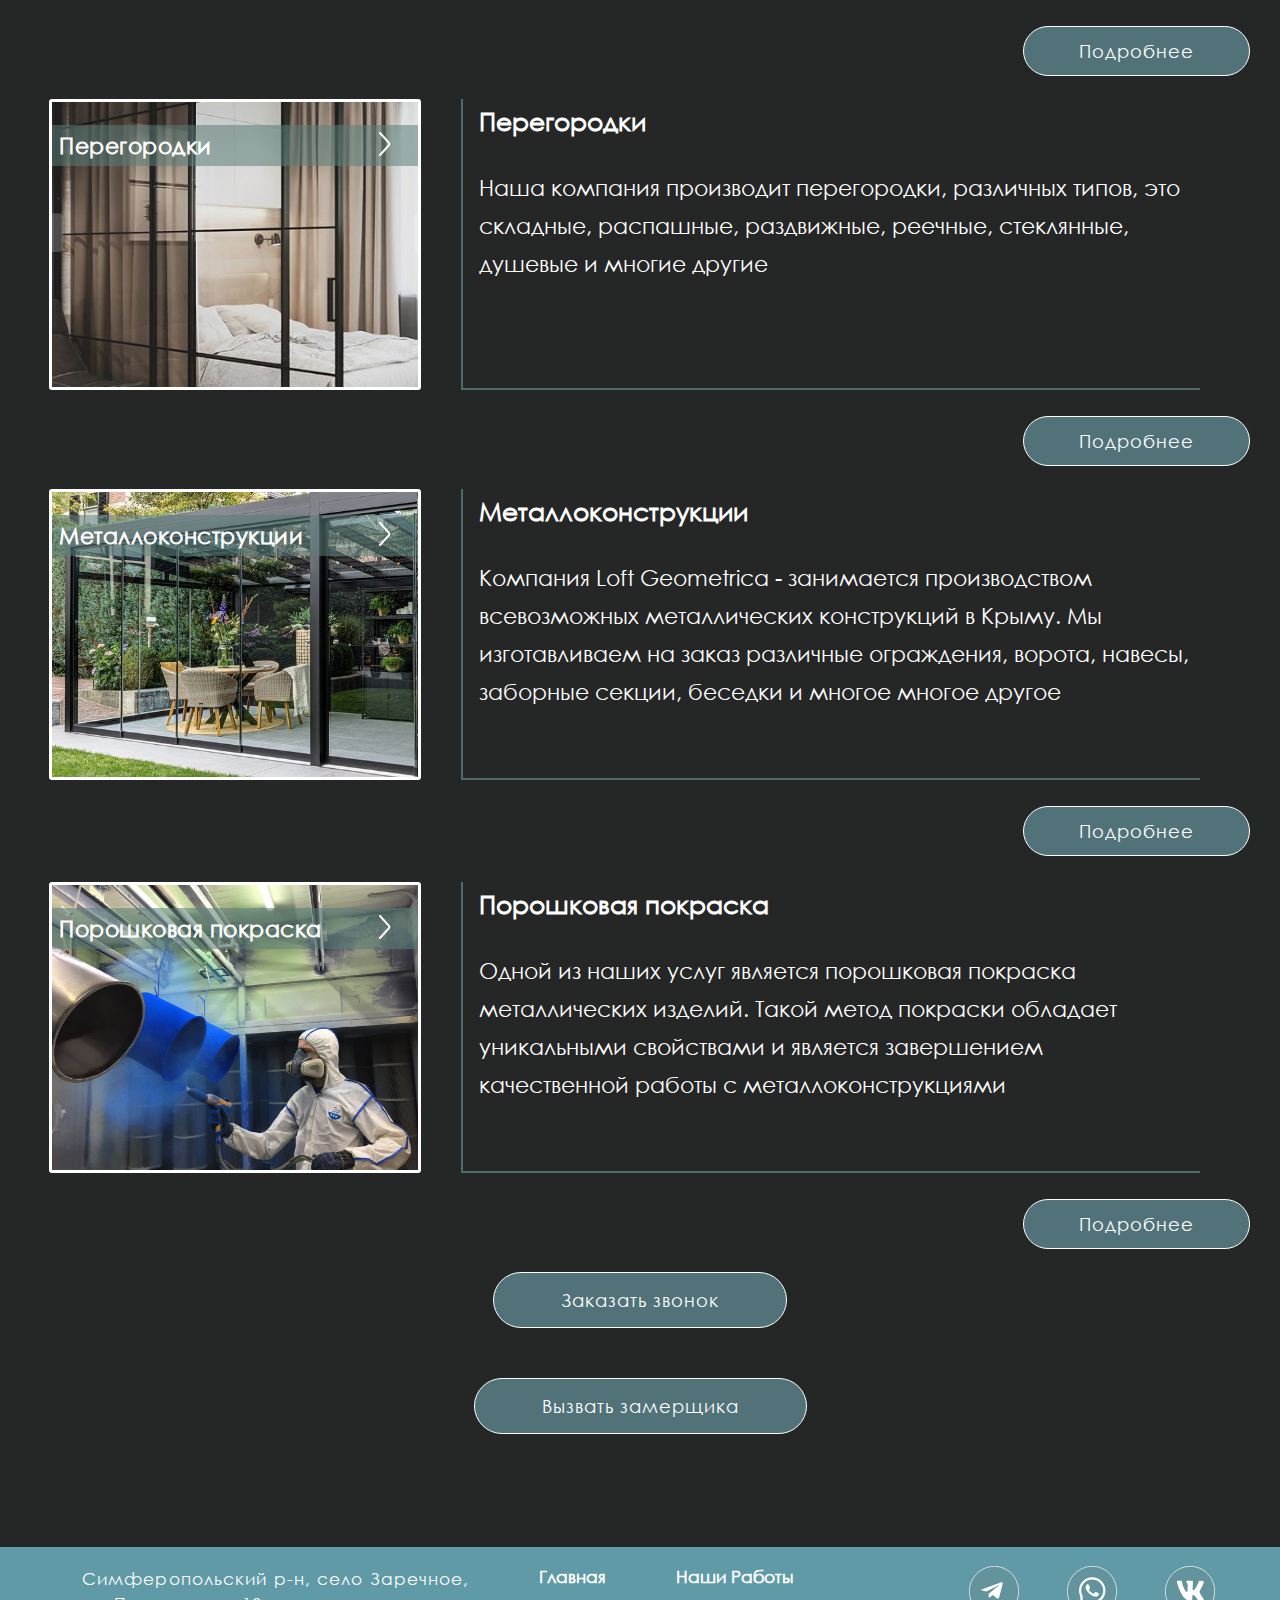
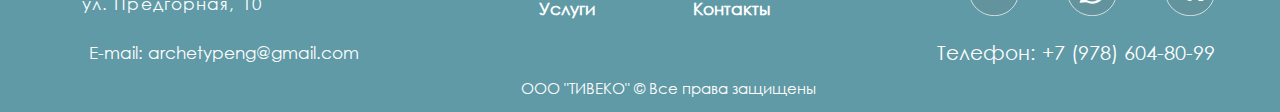
<file: services.html>
<!DOCTYPE html>
<html lang="en">
<head>
    <meta charset="UTF-8">
    <meta name="viewport" content="width=device-width, initial-scale=1.0">
    <title>Loft Geometrica - уникальные изделия из металла в Симферополе и во всем Крыму</title>
    <meta name="description" content="Компания Loft Geometrica специализируется на создании и проектировании уникальных изделий из металла Симферополе, Севастополе и во всем Крыму">
    <link rel="stylesheet" href="css/style.css">   
</head>
<body>
    <header class="header">
        <nav class="nav-panel">
            <div class="nav__logo-wrap">
                <div class="phone-wrap">
                    <a href="tel:+79786048099" class="link txt head-tel">+7 (978) 604-80-99</a>
                </div>
                <div class="logo-wrap">
                    <a href="index.html" class="txt link">                                           
                        <img src="./images/logotips/logo.png" alt="logotip" class="logo">
                    </a>
                </div>
                <div class="nav__title-container">
                    <a href="index.html" class="txt link">
                        <h3 class="txt nav__title">Производственная компания в Крыму</h3>
                    </a>
                </div>     
            </div>
            <div class="navbar__wrap">            
            </div> 
            <div class="popup" id="popup"></div>              
            <div class="nav__hamb-wrap">
                <div class="hamb">
                    <div class="hamb__field" id="hamb">
                        <span class="bar"></span>
                        <span class="bar"></span>
                        <span class="bar"></span>
                    </div>
                </div>
            </div>
            <div class="menu-wrap">
                <ul class="menu">
                    <li><a href="index.html" class="link link-main">Главная</a></li>                        
                    <li><a href="services.html" class="link link-services">Услуги</a></li>            
                    <li><a href="works.html" class="link link-works">Наши работы</a></li>
                    <li><a href="contacts.html" class="link link-contacts">Контакты</a></li>
                </ul>
            </div>        
        </nav>
    </header>
    <main class="main sr-main">
        <section class="section-main sr-section-main">
            <div class="main__wrapper">
                <div class="head works-header page-main-head">
                    <span class="title-bar"></span>
                        <h1 class="title txt section-list-title ser-h1">Услуги</h1>
                    <span class="title-bar"></span>
                </div>
                <div class="main__description sr-main__description">
                    <span class="description__content sr-content">
                        Мы создаем функциональные проекты от маленьких до больших конструкций
                    </span>
                </div>
            </div>
            <div class="market-adv-wrapper sr-market-adv-wrapper">
                <ul class="list sr-adv-list market-adv-list">
                    <li class="adv-item__conteiner sr-adv-item__conteiner">
                        <div class="adv-sm__wrap sr-adv-sm__wrap"><img src="./images/logotips/3d-logo.svg" alt="3D Визуализация" class="adv-log"></div>
                        <div class="adv-lg__wrap sr-adv-lg__wrap"><span class="txt av-text-md sr-av-text-md">3-D визуализация и эскизный проект</span></div>
                    </li>
                    <li class="adv-item__conteiner sr-adv-item__conteiner">
                        <div class="adv-sm__wrap"><img src="./images/logotips/grand-logo.svg" alt="3D Визуализация" class="adv-log"></div>
                        <div class="adv-lg__wrap sr-adv-lg__wrap"><span class="txt av-text-md sr-av-text-md">1 год гарантии на монтаж и материалы</span></div>
                    </li>
                    <li class="adv-item__conteiner sr-adv-item__conteiner">
                        <div class="adv-sm__wrap"><img src="./images/logotips/ruler-logo.svg" alt="3D Визуализация" class="adv-log"></div>
                        <div class="adv-lg__wrap sr-adv-lg__wrap"><span class="txt av-text-md sr-av-text-md">Бесплатный замер и расчет стоимости</span></div>
                    </li>
                    <li class="adv-item__conteiner sr-adv-item__conteiner">
                        <div class="adv-sm__wrap"><img src="./images/logotips/factury-logo.svg" alt="3D Визуализация" class="adv-log"></div>
                        <div class="adv-lg__wrap sr-adv-lg__wrap"><span class="txt av-text-md sr-av-text-md">Собственное производство</span></div>
                    </li>
                </ul>
                <div class="drawing-wrapper">
                    <ul class="drawing-list list">
                        <li class="drawing-item">
                            <img src="./images/drawing1.jpg" alt="Металлоконструкции чертежи" class="drawing-img">
                        </li>
                        <li class="drawing-item">
                            <img src="./images/drawing2.jpg" alt="Металлоконструкции чертежи дополнительные" class="drawing-img">
                        </li>
                    </ul>
                </div>
            </div>
            <div class="services-section sr-services-section">
                <div class="head works-header sr-works-header">
                    <span class="title-bar first-title-bar"></span>
                        <h2 class="title txt section-list-title">Что мы создаём<span class="simple">?</span></h2>
                    <span class="title-bar second-title-bar"></span>
                </div>                
                <div class="services-list-wrap sr-services-list-wrap">
                    <ul class="list services-list sr-services-list">
                        <li class="services-item-container">
                            <div class="item service-item sr-item service-item-first">
                                <div class="title-wrap">
                                 <a href="mebel.html" class="txt link link-flex">
                                     <div class="service-sm-wrapper"><h3 class="title txt item-title">Мебель LOFT</h3></div>
                                     <div class="service-sm-wrapper"><img src="./images/logotips/link-vector.svg" alt="Переход" class="go-link"></div>                       
                                 </a>                            
                                </div>                        
                            </div>
                            <div class="services-item-content-wrap mob-dn tab-dn">
                                <div class="serv-item-header">
                                    <h3 class="services-content-title txt">Металлическая мебель в стиле LOFT</h3>
                                </div>
                                <div class="serv-item-text">
                                    <p class="services-text txt">Мы предлагаем изготовление необычной дизайнерской мебели в стиле Loft в Крыму, Симферополе и Севастополе.Это могут быть шкафы, стеллажи, стулья, письменные (компьютерные) или же журнальные столики и многое другое</p>
                                </div>
                            </div>
                            <div class="services-item-footer mob-dn tab-dn">
                                <a href="#" class="txt link btn relink-btn">Подробнее</a>
                            </div>
                        </li>                        
                        <li class="services-item-container">
                            <div class="item service-item sr-item service-item-second">
                                <div class="title-wrap">
                                    <a href="lestnicy.html" class="txt link link-flex">
                                        <div class="service-sm-wrapper"><h3 class="title txt item-title">Лестницы</h3></div>
                                        <div class="service-sm-wrapper"><img src="./images/logotips/link-vector.svg" alt="Переход" class="go-link"></div>                                
                                    </a>
                                </div>                        
                            </div>
                            <div class="services-item-content-wrap mob-dn tab-dn">
                                <div class="serv-item-header">
                                    <h3 class="services-content-title txt">Лестницы</h3>
                                </div>
                                <div class="serv-item-text">
                                    <p class="services-text txt">Наша компания производит высококачественные лестницы на металлических каркасах различных типов. Наши специалисты готовы выполнить лестницы именно для Вас и вашего дома</p>
                                </div>
                            </div>
                            <div class="services-item-footer mob-dn tab-dn">
                                <a href="lestnicy.html" class="txt link btn relink-btn">Подробнее</a>
                            </div>
                        </li>
                        <li class="services-item-container">
                            <div class="item service-item sr-item service-item-third">
                                <div class="title-wrap">
                                    <a href="peregorodki.html" class="txt link link-flex">
                                        <div class="service-sm-wrapper"><h3 class="title txt item-title">Перегородки</h3></div>
                                        <div class="service-sm-wrapper"><img src="./images/logotips/link-vector.svg" alt="Переход" class="go-link"></div>
                                    </a>
                                </div>                       
                            </div>
                            <div class="services-item-content-wrap mob-dn tab-dn">
                                <div class="serv-item-header">
                                    <h3 class="services-content-title txt">Перегородки</h3>
                                </div>
                                <div class="serv-item-text">
                                    <p class="services-text txt">Наша компания производит перегородки, различных типов, это складные, распашные, раздвижные, реечные, стеклянные, душевые и многие другие</p>
                                </div>
                            </div>
                            <div class="services-item-footer mob-dn tab-dn">
                                <a href="peregorodki.html" class="txt link btn relink-btn">Подробнее</a>
                            </div>
                        </li>
                        <li class="services-item-container mob-dn">
                            <div class="item service-item sr-item service-item-fourth">
                                <div class="title-wrap">
                                    <a href="#" class="txt link link-flex">
                                        <div class="service-sm-wrapper"><h3 class="title txt item-title">Металлоконструкции</h3></div>
                                        <div class="service-sm-wrapper"><img src="./images/logotips/link-vector.svg" alt="Переход" class="go-link"></div>
                                    </a>
                                </div>                       
                            </div>
                            <div class="services-item-content-wrap mob-dn tab-dn">
                                <div class="serv-item-header">
                                    <h3 class="services-content-title txt">Металлоконструкции</h3>
                                </div>
                                <div class="serv-item-text">
                                    <p class="services-text txt">Компания Loft Geometrica - занимается производством всевозможных металлических конструкций в Крыму. Мы изготавливаем на заказ различные ограждения, ворота, навесы, заборные секции, беседки и многое многое другое</p>
                                </div>
                            </div>
                            <div class="services-item-footer mob-dn tab-dn">
                                <a href="#" class="txt link btn relink-btn">Подробнее</a>
                            </div>
                        </li>
                        <li class="services-item-container sr-item mob-dn tab-dn">
                            <div class="item service-item service-item-fiveth">
                                <div class="title-wrap">
                                    <a href="#" class="txt link link-flex">
                                        <div class="service-sm-wrapper"><h3 class="title txt item-title">Порошковая покраска</h3></div>
                                        <div class="service-sm-wrapper"><img src="./images/logotips/link-vector.svg" alt="Переход" class="go-link"></div>
                                    </a>
                                </div>                       
                            </div>
                            <div class="services-item-content-wrap mob-dn tab-dn">
                                <div class="serv-item-header">
                                    <h3 class="services-content-title txt">Порошковая покраска</h3>
                                </div>
                                <div class="serv-item-text">
                                    <p class="services-text txt">Одной из наших услуг является порошковая покраска металлических изделий. Такой метод покраски обладает уникальными свойствами и является завершением качественной работы с металлоконструкциями</p>
                                </div>
                            </div>
                            <div class="services-item-footer mob-dn tab-dn">
                                <a href="#" class="txt link btn relink-btn">Подробнее</a>
                            </div>
                        </li>     
                    </ul>
                </div>                
            </div>
            <div class="head__forms-wrap sr-forms forms-services">
                <form class="form sr-form form-service">
                    <button class="btn btn-first">Заказать звонок</button>
                </form>
                <form class="form sr-form form-service">
                    <button class="btn btn-second">Вызвать замерщика</button>
                </form>
            </div>     
        </section>        
    </main>
    <footer class="footer">
        <div class="footer-wrapper">
            <div class="footer-header-wrap">
                <span class="txt footer-txt maps-desc-text">Симферопольский р-н, село Заречное, ул. Предгорная, 10</span>
                <a href="mailto:archetypeng@gmail.com" class="link txt email email-desktop mob-dn tab-dn">E-mail: archetypeng@gmail.com</a>
            </div>
            <div class="foot__menu-wrap mob-dn tab-dn">
                <ul class="foot__menu-list">
                    <li class="foot__menu-item"><a href="index.html" class="link txt foot__link">Главная</a></li>
                    <li class="foot__menu-item"><a href="works.html" class="link txt foot__link">Наши Работы</a></li>
                    <li class="foot__menu-item"><a href="services.html" class="link txt foot__link">Услуги</a></li>
                    <li class="foot__menu-item"><a href="contacts.html" class="link txt foot__link">Контакты</a></li>
                </ul>                
            </div>
            <div class="footer-socials-wrap">
                <ul class="list social-list">
                    <li class="social"><img src="./images/logotips/tele-logo.svg" alt="Логотип телеграмм" class="logo-sm"></li>
                    <li class="social social-center"><img src="./images/logotips/whatsapp-logo.svg" alt="Логотип whatsapp" class="logo-sm"></li>
                    <li class="social"><img src="./images/logotips/vk-logo.svg" alt="Логотип вконтакте" class="logo-sm"></li>
                </ul>
                <div class="foot__tel-wrap mob-dn tab-dn">
                    <a href="tel:+79786048099" class="link txt tel foot__tel-desktop">Телефон: +7 (978) 604-80-99</a>
                </div>
            </div>
            <div class="footer-contacts-list-wrap">                
                <div class="contact-item-wrap">
                    <a href="mailto:archetypeng@gmail.com" class="link txt email">E-mail: archetypeng@gmail.com</a>
                </div>
                <div class="contact-item-wrap contact-phone-wrap">
                    <a href="tel:+79786048099" class="link txt tel">Телефон: +7 (978) 604-80-99</a>
                </div>                
            </div>
            <div class="contact-item-wrap footer-rights-wrap">
                <div class="contact-item-wrap contact-phone-company">
                    <span class="link txt tel">ООО "ТИВЕКО"</a>
                    <span class="txt txt-sm txt-rights">
                        &copy; Все права защищены
                    </span>
                </div>                
            </div>
        </div>
    </footer>
   <script src="./js/menuAPI.js"></script>
   <script src="./js/popupAPI.js"></script>
</body>
</html>
</file>
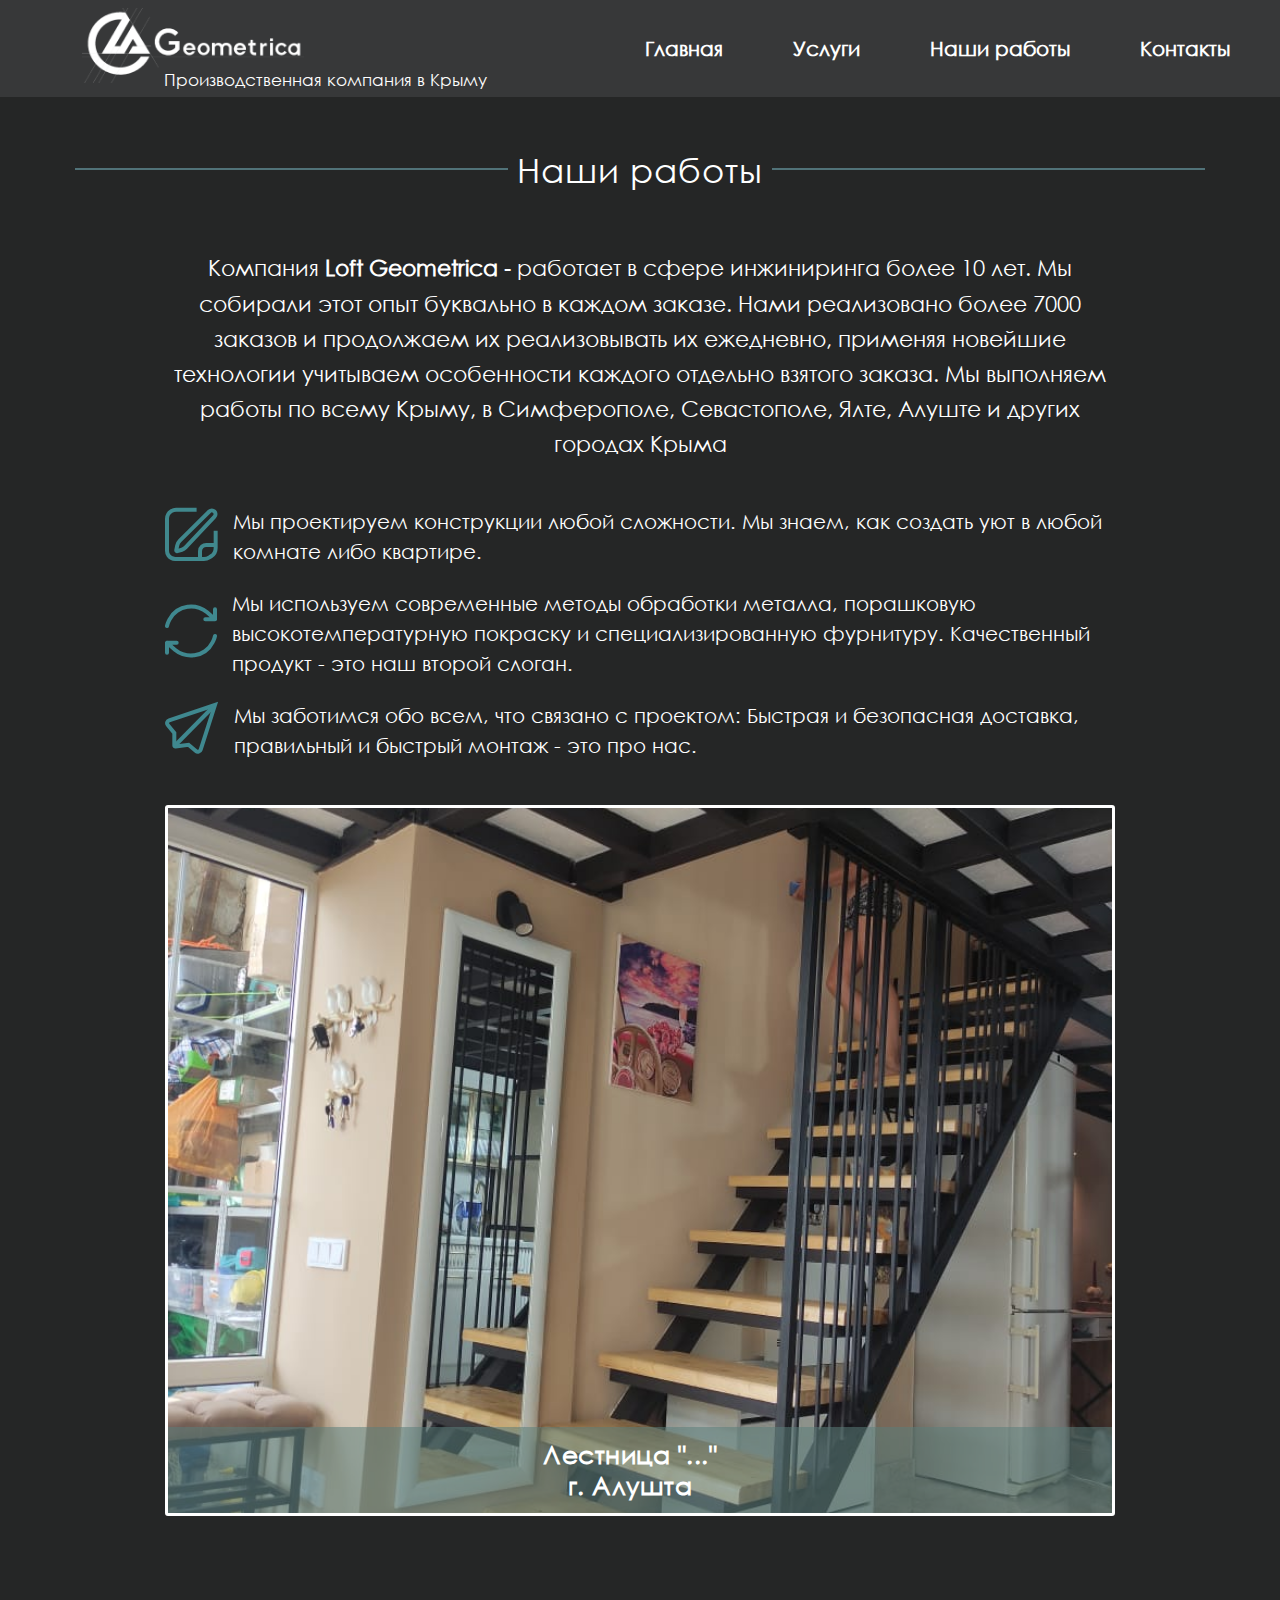
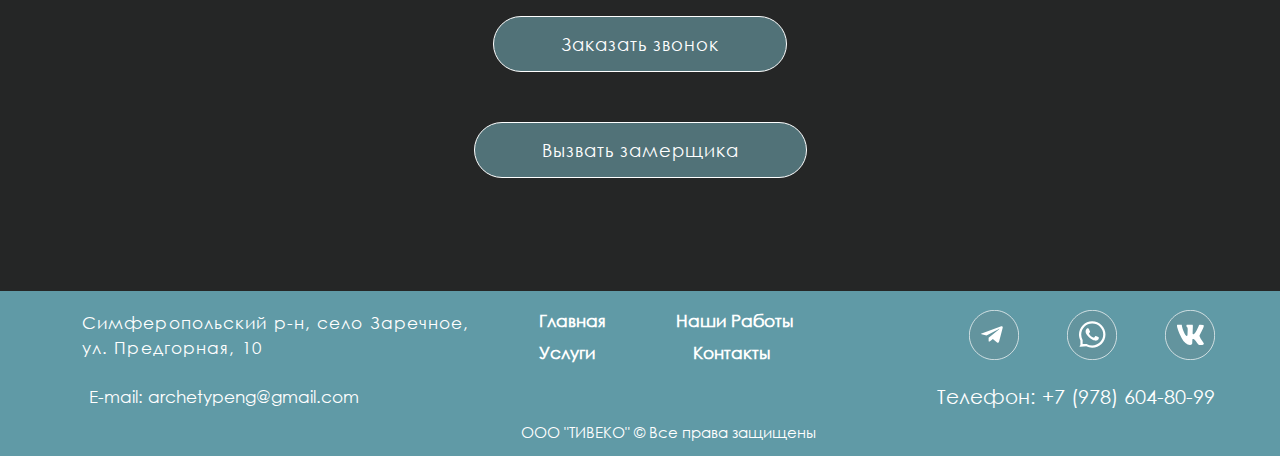
<file: works.html>
<!DOCTYPE html>
<html lang="en">
<head>
    <meta charset="UTF-8">
    <meta name="viewport" content="width=device-width, initial-scale=1.0">
    <title>Loft Geometrica - уникальные изделия из металла в Симферополе и во всем Крыму</title>
    <meta name="description" content="Компания Loft Geometrica специализируется на создании и проектировании уникальных изделий из металла Симферополе, Севастополе и во всем Крыму">
    <link rel="stylesheet" href="css/style.css">   
</head>
<body>
    <header class="header">
        <nav class="nav-panel">
            <div class="nav__logo-wrap">
                <div class="phone-wrap">
                    <a href="tel:+79786048099" class="link txt head-tel">+7 (978) 604-80-99</a>
                </div>
                <div class="logo-wrap">
                    <a href="index.html" class="txt link">                                           
                        <img src="./images/logotips/logo.png" alt="logotip" class="logo">
                    </a>
                </div>
                <div class="nav__title-container">
                    <a href="index.html" class="txt link">
                        <h3 class="txt nav__title">Производственная компания в Крыму</h3>
                    </a>
                </div>     
            </div>
            <div class="navbar__wrap">            
            </div> 
            <div class="popup" id="popup"></div>              
            <div class="nav__hamb-wrap">
                <div class="hamb">
                    <div class="hamb__field" id="hamb">
                        <span class="bar"></span>
                        <span class="bar"></span>
                        <span class="bar"></span>
                    </div>
                </div>
            </div>
            <div class="menu-wrap">
                <ul class="menu">
                    <li><a href="index.html" class="link link-main">Главная</a></li>                        
                    <li><a href="services.html" class="link link-services">Услуги</a></li>            
                    <li><a href="works.html" class="link link-works">Наши работы</a></li>
                    <li><a href="contacts.html" class="link link-contacts">Контакты</a></li>
                </ul>
            </div>        
        </nav>
    </header>
    <main class="main sr-main">
        <section class="section-main ow-section-main">
            <div class="main__wrapper">
                <div class="head works-header page-main-head">
                    <span class="title-bar"></span>
                        <h1 class="title txt section-list-title ser-h1">Наши работы</h1>
                    <span class="title-bar"></span>
                </div>
                <div class="main__description ow-main__description">
                    <span class="description__content ow-content">
                        Компания <span class="bold">Loft Geometrica</span> - работает в сфере инжиниринга более 10 лет. 
Мы собирали этот опыт буквально в каждом заказе. Нами реализовано 
более 7000 заказов и продолжаем их реализовывать их ежедневно, применяя новейшие технологии учитываем особенности каждого отдельно взятого заказа.
Мы выполняем работы по всему Крыму, в Симферополе, Севастополе, Ялте, Алуште и других городах Крыма
                    </span>
                </div>
            </div>
            <div class="market-adv-wrapper ow-market-adv-wrapper">
                <ul class="list market-adv-list">
                    <li class="adv-item__conteiner item-works ow-item-works">
                        <div class="adv-sm__wrap ow-adv-sm__wrap"><img src="./images/logotips/pencil-page.svg" alt="3D Визуализация" class="adv-log"></div>
                        <div class="adv-lg__wrap"><span class="txt av-text-md ow-av-text-md">Мы проектируем конструкции любой сложности. Мы знаем, как создать уют в любой комнате либо квартире.</span></div>
                    </li>
                    <li class="adv-item__conteiner item-works ow-item-works">
                        <div class="adv-sm__wrap ow-adv-sm__wrap"><img src="./images/logotips/reload-logo.svg" alt="3D Визуализация" class="adv-log"></div>
                        <div class="adv-lg__wrap"><span class="txt av-text-md ow-av-text-md">Мы используем современные методы обработки металла, порашковую высокотемпературную покраску и специализированную фурнитуру. Качественный продукт - это наш второй слоган.</span></div>
                    </li>
                    <li class="adv-item__conteiner item-works ow-item-works">
                        <div class="adv-sm__wrap ow-adv-sm__wrap"><img src="./images/logotips/paper-plane.svg" alt="3D Визуализация" class="adv-log"></div>
                        <div class="adv-lg__wrap"><span class="txt av-text-md ow-av-text-md">Мы заботимся обо всем, что связано с проектом: Быстрая и безопасная доставка, правильный и быстрый монтаж - это про нас.</span></div>
                    </li>                    
                </ul>
            </div>
            <div class="maden-wrap maden-wrap__works ow-maden-wrap__works">            
                <ul class="list worked-list ow-worked-list">
                    <li class="item work-item owe-work-item">
                        <a href="#" class="link">                            
                            <img src="./images/works-slider/lestnica-alushta.jpg" alt="Шкаф в стиле лофт" class="img work-image img-works ow-work-img">
                            <img src="./images/logotips/link-vector.svg" alt="Переход" class="go-link go-link-abs ow-go-link-abs des-dn">
                            <div class="title-wrap ow-title-wrap">
                                <a href="#" class="txt link link-flex">
                                    <div class="service-sm-wrapper ow-service-sm-wrapper"><h3 class="title txt item-title ow-sp-title">Лестница "..." г. Алушта</h3></div>                                    
                                </a>
                            </div>    
                        </a>                         
                    </li>
                </ul>
            </div> 
            <div class="head__forms-wrap ow-forms forms-services">
                <form class="form ow-form form-service">
                    <button class="btn btn-first">Заказать звонок</button>
                </form>
                <form class="form ow-form form-service">
                    <button class="btn btn-second">Вызвать замерщика</button>
                </form>
            </div>               
        </section>        
    </main>
    <footer class="footer">
        <div class="footer-wrapper">
            <div class="footer-header-wrap">
                <span class="txt footer-txt maps-desc-text">Симферопольский р-н, село Заречное, ул. Предгорная, 10</span>
                <a href="mailto:archetypeng@gmail.com" class="link txt email email-desktop mob-dn tab-dn">E-mail: archetypeng@gmail.com</a>
            </div>
            <div class="foot__menu-wrap mob-dn tab-dn">
                <ul class="foot__menu-list">
                    <li class="foot__menu-item"><a href="index.html" class="link txt foot__link">Главная</a></li>
                    <li class="foot__menu-item"><a href="works.html" class="link txt foot__link">Наши Работы</a></li>
                    <li class="foot__menu-item"><a href="services.html" class="link txt foot__link">Услуги</a></li>
                    <li class="foot__menu-item"><a href="contacts.html" class="link txt foot__link">Контакты</a></li>
                </ul>                
            </div>
            <div class="footer-socials-wrap">
                <ul class="list social-list">
                    <li class="social"><img src="./images/logotips/tele-logo.svg" alt="Логотип телеграмм" class="logo-sm"></li>
                    <li class="social social-center"><img src="./images/logotips/whatsapp-logo.svg" alt="Логотип whatsapp" class="logo-sm"></li>
                    <li class="social"><img src="./images/logotips/vk-logo.svg" alt="Логотип вконтакте" class="logo-sm"></li>
                </ul>
                <div class="foot__tel-wrap mob-dn tab-dn">
                    <a href="tel:+79786048099" class="link txt tel foot__tel-desktop">Телефон: +7 (978) 604-80-99</a>
                </div>
            </div>
            <div class="footer-contacts-list-wrap">                
                <div class="contact-item-wrap">
                    <a href="mailto:archetypeng@gmail.com" class="link txt email">E-mail: archetypeng@gmail.com</a>
                </div>
                <div class="contact-item-wrap contact-phone-wrap">
                    <a href="tel:+79786048099" class="link txt tel">Телефон: +7 (978) 604-80-99</a>
                </div>                
            </div>
            <div class="contact-item-wrap footer-rights-wrap">
                <div class="contact-item-wrap contact-phone-company">
                    <span class="link txt tel">ООО "ТИВЕКО"</a>
                    <span class="txt txt-sm txt-rights">
                        &copy; Все права защищены
                    </span>
                </div>                
            </div>
        </div>
    </footer>
   <script src="./js/menuAPI.js"></script>
   <script src="./js/popupAPI.js"></script>
</body>
</html>
</file>
<file: css/style.css>
/*font:Century Gothic*/

/*rgba(100, 145, 154, 0.71)); - фон кнопок и логотипов*/
/*rgba(100, 145, 154, 0.71))цвет линий*/
/*#252626;-цвет фона тела*/

@font-face {
  font-family: "Century Gothic";
  font-style: normal;
  font-weight: 400;

  /* Браузер сначала попробует найти шрифт локально */
  src: local("Century Gothic"),
    /* Если не получилось, загрузит woff2 */ url("../fonts/CenturyGothic.woff2")
      format("woff2"),
    /* Если браузер не поддерживает woff2, загрузит woff */
      url("../fonts/CenturyGothic.woff") format("woff");
}

* {
  font-family: "Century Gothic";
  font-style: normal;
  font-weight: 400;
  margin: 0;
  padding: 0;
}

body {
  font-family: "Century Gothic";
  background-color: #252626;
}

.noscroll {
  overflow: hidden;
}

.simple {
  font-family: "Franklin Gothic Medium", "Arial Narrow", Arial, sans-serif;
}

.mob-dn {
  display: none;
}

.bold {
  font-weight: 700;
}

/*popup-form*/

.popup-form {
  position: absolute;
  z-index: 10;
  top: 0;
  right: 0;
  bottom: 0;
  left: 0;
  overflow: hidden;
  box-sizing: content-box;
  width: 100%;
  height: 100%;
  background-color: #609aa6;
  background-image: url("../images/popup-bg.jpg");
  background-position: center;
  background-repeat: no-repeat;
  background-size: cover;
}

.popup-form-wrapper {
  padding: 0 22px;
  margin: auto;
  min-width: 300px;
  max-width: 400px;
}

.popup-form-header {
  margin-top: 9px;
}

.popup-close-wrap {
  text-align: right;
}

.popup-close-btn {
  font-size: 33px;
  color: #fff;
}

.popup-form-main {
  margin-top: 18px;
  background-color: rgba(255, 255, 255, 0.68);
  box-shadow: 0px 4px 4px 0px rgba(207, 201, 201, 0.37);
  padding: 25px 11px;
  border-radius: 5px;
}

.popup-from-title-wrap {
  text-align: center;
}

.popup-form-title {
  font-size: 20px;
}

.form__popup {
  margin-top: 24px;
}

.form-name-wrap {
  margin-top: 13px;
}

.form-tool-wrap {
  padding-left: 5px;
}

.form-tool-wrap,
.input {
  display: block;
  font-size: 15px;
}

.name-sp-tooltip {
  color: #f00;
  margin-left: 3px;
}

.input {
  width: 100%;
  height: 30px;
  border-radius: 5px;
}

.area-message {
  height: 60px;
  width: 100%;
}

.from-file-wrap {
  background-color: #fff;
  height: 30px;
  display: flex;
  justify-content: start;
  align-items: center;
  padding-left: 5px;
  border-radius: 5px;
}

.input-file {
  position: relative;
  display: inline-block;
}
.input-file-text {
  padding: 0 10px;
  line-height: 40px;
  text-align: left;
  height: 40px;
  display: block;
  float: left;
  box-sizing: border-box;
  width: 200px;
  border-radius: 6px 0px 0 6px;
  border: 1px solid #ddd;
}
.input-file-btn {
  position: relative;
  display: inline-block;
  cursor: pointer;
  outline: none;
  text-decoration: none;
  font-size: 12px;
  vertical-align: middle;
  color: rgb(255 255 255);
  text-align: center;
  border-radius: 5px;
  background-color: rgba(100, 145, 154, 0.71);
  padding: 3px;
  box-sizing: border-box;
  border: none;
  margin: 0;
  transition: background-color 0.2s;
}
.input-file input[type="file"] {
  position: absolute;
  z-index: -1;
  opacity: 0;
  display: block;
  width: 0;
  height: 0;
}

/* Focus */
.input-file input[type="file"]:focus + .input-file-btn {
  box-shadow: 0 0 0 0.2rem rgba(0, 123, 255, 0.25);
}

/* Hover/active */
.input-file:hover .input-file-btn {
  background-color: #59be6e;
}
.input-file:active .input-file-btn {
  background-color: #2e703a;
}

/* Disabled */
.input-file input[type="file"]:disabled + .input-file-btn {
  background-color: #eee;
}

.form-footer {
  display: flex;
}

.form-checkbox {
  width: 24px;
}

.policy {
  color: #249aa5;
}

/*popup-form*/

/* header */

.nav-panel {
  display: flex;
  justify-content: space-between;
  padding: 9px 6px 0px 15px;
  background-color: #373839;
}

.nav__logo-wrap {
  margin-top: 5px;
  display: flex;
  flex-direction: column;
  align-items: center;
}

.phone-wrap {
  position: absolute;
  top: 21px;
  left: 33%;
  animation-name: phone;
  animation-duration: 2.5s;
}

.link {
  text-decoration: none;
}

.txt {
  font-size: 13px;
  color: #fff;
}

.bold {
  font-weight: 700;
}

.txt-lg {
  font-size: 17px;
}

.head-tel {
  font-size: 17px;
}

.logo {
  width: 102%;
  animation-name: logo;
  animation-duration: 2s;
}

@keyframes logo {
  0% {
    transform: scale(0);
  }

  100% {
    transform: scale(1);
  }
}

.nav__title-container {
  margin: 61px 0 0 16%;
  position: absolute;
  animation-name: title;
  animation-duration: 2s;
}

.menu {
  background-image: url("../images/menu-bg-mob.jpg");
  background-size: cover;
  background-position: center;
}

.nav__title {
  font-size: 10px;
  font-weight: 200;
}

.hamb {
  display: flex;
  align-items: center;
  animation-name: hamb;
  animation-duration: 2s;
}

.hamb__field {
  padding: 20px 10px;
  cursor: pointer;
}

.bar {
  display: block;
  width: 32px;
  height: 2px;
  margin: 8px auto;
  background-color: #fff;
  transition: 0.2s;
}

.menu-wrap {
  display: none;
}

.page-head {
  margin: 0 auto;
  display: flex;
  flex-direction: column;
  justify-content: space-between;
  align-items: center;
  margin-top: 10px;
  padding: 10px 15px 41px;
  position: relative;
  z-index: 1;
  background-image: url("../images/header-bg-mobile.jpg");
  background-size: cover;
  animation-name: page-head;
  animation-duration: 15000ms;
  animation-fill-mode: forwards;
}

.page-head:after {
  content: "";
  position: absolute;
  top: 0;
  right: 0;
  bottom: 0;
  left: 0;
  width: 100%;
  height: 100%;
  z-index: 2;
  background-color: #000;
  opacity: 0.54;
}

.head__wrap {
  position: relative;
  display: flex;
  z-index: 3;
}

@keyframes title {
  0% {
    margin-top: 300px;
  }

  100% {
    margin-top: 61px;
  }
}

@keyframes phone {
  0% {
    top: -60px;
  }

  100% {
    top: 21px;
  }
}

@keyframes hamb {
  0% {
    transform: scale(0);
  }
  100% {
    transform: scale(1);
  }
}

.page__title-wrap {
  flex-grow: 4;
  margin: 20px 0;
}

.page__title {
  font-size: 20px;
}

.title {
  font-size: 20px;
  font-weight: 400;
}

.head__contacts {
  flex-grow: 1;
  margin-top: 5px;
}

.social-contacts-list {
  list-style-type: none;
}

.logo-md {
  margin-top: 46px;
  width: 71px;
}

.logo-md-first {
  margin-top: 0;
}

.head__forms-wrap {
  position: relative;
  z-index: 3;
  display: flex;
  flex-direction: column;
  align-items: center;
  justify-content: end;
  margin: 14px 0 10px;
}

.forms-services {
  margin-top: 0;
}

.form {
  margin: 39px auto 0;
}

.form-service {
  margin-top: 29px;
}

.btn {
  color: #fff;
  padding: 10px 28px;
  letter-spacing: 1px;
  border: 1px solid #fff;
  border-radius: 20px;
  background-color: rgba(100, 145, 154, 0.71);
  outline: none;
  font-size: 17px;
}

.btn:hover {
  background-color: #252626;
}

.btn-first {
  padding: 10px 43px;
}

.btn-second {
  padding: 10px 55px;
}

.section {
  margin-top: 28px;
  padding: 0 15px;
}

.services-section {
  margin-top: 16px;
}

.work-image {
  position: relative;
}

.go-link-abs {
  position: absolute;
  margin-top: 145px;
  right: 30px;
}

.head {
  display: flex;
  justify-content: center;
  align-items: start;
}

/* header */

.main {
  padding: 15px 0;
}

.page-main-head {
  margin-top: 10px;
}

.main__description {
  margin-top: 26px;
}

.description__content {
  display: block;
  color: #fff;
  font-size: 20px;
  text-align: center;
}

.section-list-title {
  margin: 0 9px;
  letter-spacing: 1px;
  text-align: center;
  margin: 0 9px;
  font-size: 25px;
}

.market-adv-wrapper {
  margin-top: 40px;
  padding: 0 4px;
}

.maden-wrap {
  margin-top: 24px;
}
.maden-wrap__works {
  margin-top: 39px;
}

.title-bar {
  display: block;
  flex-grow: 1;
  margin-top: 15px;
  border-bottom: 1px solid rgba(100, 145, 154, 0.71);
}

.av-text-md {
  font-size: 12px;
}

.item {
  margin-top: 22px;
  border: 3px solid #fff;
  border-radius: 3px;
}

.item-title {
  letter-spacing: 1.1px;
}

.img {
  width: 100%;
  height: 100%;
  min-height: 313px;
}

.img-works {
  height: 200px;
}

.title-wrap {
  margin-top: 23px;
  padding: 10px;
  background-color: rgba(90, 125, 122, 0.54);
}

.title-wrap:hover {
  background-color: rgb(27 29 29 / 54%);
}

.block {
  margin-top: 39px;
}

.services-list-wrap {
  margin-top: 26px;
}

.services-action-wrap {
  display: flex;
  justify-content: end;
}

.service-item {
  margin-top: 18px;
  min-width: 320px;
  min-height: 285px;
  background-repeat: no-repeat;
  background-size: cover;
  background-position: center;
}

.adv-sm__wrap {
  margin-right: 20px;
}

.adv-item__conteiner {
  display: flex;
  align-items: center;
  margin-top: 15px;
}

.item-works {
  margin-top: 30px;
}

.service-item {
  background-image: url("../images/services-list/mebel-loft.jpg");
}

.service-item-second {
  background-image: url("../images/services-list/lestnicy.jpg");
}

.service-item-third {
  background-image: url("../images/services-list/peregorodki.jpg");
}

.service-item-fourth {
  background-image: url("../images/services-list/mebel-ulica.jpg");
}

.service-item-fiveth {
  background-image: url("../images/services-list/pokraska.jpg");
}

.link-flex {
  display: flex;
  justify-content: space-between;
}

.service-sm-wrapper {
  padding-right: 20px;
}

.section__about-us {
  margin-top: 25px;
}

.content__about-us {
  margin-top: 30px;
  padding: 0 6px;
}

.content {
  text-align: center;
  color: #fff;
  font-size: 20px;
  line-height: 1.25;
}

.img-wrap {
  margin-top: 50px;
  display: flex;
}

.img-about-us {
  border-radius: 5px;
  object-fit: cover;
  object-position: center;
  overflow: auto;
  height: 171px;
  min-height: 150px;
}

.img-adv {
  max-height: 250px;
  object-fit: cover;
}

.adv-wrapper {
  position: relative;
  z-index: 1;
  background-image: url("../images/bg-adv-mobile.jpg");
  background-size: cover;
  background-position: right;
  margin-top: 35px;
  border-radius: 5px;
  padding: 18px 15px;
}

.adv-wrapper::after {
  content: "";
  position: absolute;
  top: 0;
  left: 0;
  width: 100%;
  height: 100%;
  z-index: 2;
  background-color: #000;
  opacity: 0.71;
}

.adv-lg__wrap {
  padding: 5px;
}

.z-wrap {
  position: relative;
  z-index: 3;
}

.list {
  list-style-type: none;
}

.second-worked-list {
  display: none;
}

.adv-point {
  margin-top: 20px;
  display: flex;
  align-items: start;
}

.adv-point-first {
  margin-top: 0;
}

.adv-col-sm {
  margin-right: 12px;
}

.img-adv {
  width: 20px;
}

.section__advantages {
  margin-top: 40px;
  padding: 0;
}

.section-title {
  padding: 0 10px;
}

.adv-title {
  display: block;
  padding: 0 10px;
}

.second-head-wrap {
  text-align: center;
  margin-top: 2px;
}

.adv-text {
  line-height: 1.35;
}

.section__feedbacks {
  margin-top: 39px;
}

.feedback-list {
  margin-top: 35px;
  list-style-type: none;
}

.feedback {
  border-radius: 10px;
  background-color: rgba(100, 145, 154, 0.71);
  padding: 22px 22px 33px;
}

.feedback-wrapper {
  border-radius: 10px;
  display: flex;
  flex-direction: column;
  align-items: center;
  background-color: rgba(100, 145, 154, 0.27);
  box-shadow: 0px 4px 4px 0px rgba(0, 0, 0, 0.5);
  padding-bottom: 10px;
}

.fb-wrap {
  display: flex;
  flex-direction: column;
  align-items: center;
}

.fb-img {
  width: 89px;
  height: 89px;
  border-radius: 70%;
  margin: 15px auto 3px;
}

.fb-from-wrap-db {
  display: flex;
  flex-direction: column;
  align-items: center;
  justify-content: start;
}

.fb-from,
.fb-date {
  font-size: 11px;
}

.img-star {
  width: 19px;
}

.fb-content-wrap {
  padding: 0 34px 15px;
  margin-top: 3px;
}

.fb-content {
  font-size: 13px;
  line-height: 1.3;
}

.fb-main-link-wrap {
  display: flex;
  justify-content: end;
  margin-top: 31px;
}

.fb-link {
  text-decoration: underline;
  padding: 0 8px;
}

.our-workers-list {
  list-style-type: none;
}

.our-workers-header {
  margin-top: 39px;
}

.our-workers-wrap {
  margin-top: 36px;
}

.worker {
  position: relative;
  padding: 43px 60px 45px;
  border-radius: 5px;
  background-color: rgba(0, 212, 255, 0.06);
}

.img-worker-wrap {
  margin: 0 auto;
  height: 284px;
  background-color: #736e79;
}

.worker-name-wrap {
  margin-top: 40px;
  display: flex;
  justify-content: center;
}

.worker-job-name {
  display: flex;
  justify-content: center;
  margin-top: 5px;
}

.worker-name,
.job-name {
  font-size: 15px;
}

.go-link-worker {
  position: absolute;
  right: 15px;
  top: 165px;
}

.img-maps {
  width: 100%;
  object-fit: cover;
  height: 293px;
  border-radius: 5px;
}

.section-maps {
  margin-top: 39px;
}

.maps-wrapper {
  padding: 0;
}

.maps-title {
  padding: 0 10px;
}

.maps-main-wrap {
  margin-top: 35px;
  padding: 0 34px;
}

.maps-desc-wrap {
  display: flex;
  padding: 0 30px;
  justify-content: center;
}

.maps-desc-img-wrap {
  margin-top: 31px;
  padding: 0 34px;
}

.maps-desc-text {
  text-align: center;
}

.img-in {
  height: 191px;
}

.txt-md {
  font-size: 15px;
  margin-top: 9px;
}

.footer {
  margin-top: 48px;
  padding: 15px;
  background-color: #609aa6;
}

.footer-wrapper {
  max-width: 1400px;
  margin: 0 auto;
}

.footer-services {
  margin-top: 21px;
}

.footer-header-wrap {
  display: flex;
  justify-content: center;
  margin-top: 2px;
  padding: 0 7px;
}

.footer-txt {
  letter-spacing: 1.1px;
  line-height: 1.65;
}

.social-list {
  display: flex;
  justify-content: center;
  margin-top: 11px;
}

.social-center {
  margin: 0 30px;
}

.footer-contacts-list-wrap {
  margin-top: 18px;
}

.contact-item-wrap {
  display: flex;
  justify-content: center;
}

.contact-item-wrap-md {
  margin-top: 20px;
}

.contact-phone-wrap {
  margin-top: 4px;
}

.contact-phone-company {
  margin-top: 10px;
}

.email,
.tel {
  font-size: 15px;
}

.footer-rights-wrap {
  margin-top: 12px;
}

.txt-sm {
  font-size: 11px;
}

.logo-sm {
  width: 50px;
}

.sr-main {
  padding-bottom: 0;
}

.sr-section-main {
  padding: 5px 15px 0;
}

.ser-h1 {
  font-size: 20px;
}

.sr-main__description {
  margin-top: 36px;
}

.sr-market-adv-wrapper {
  margin: 48px auto 0;
}

.sr-adv-item__conteiner {
  align-items: start;
  margin-top: 16px;
}

.sr-adv-sm__wrap {
  margin-right: 25px;
}

.sr-av-text-md {
  font-size: 15px;
  line-height: 1.45;
}

.sr-item {
  margin-top: 24px;
}

.sr-forms {
  margin-top: 18px;
}

.drawing-list,
.sr-works-header {
  display: none;
}

.ow-section-main {
  padding: 0 15px;
}

.ow-section-list-title {
  font-size: 20px;
}

.ow-adv-sm__wrap {
  margin-right: 10px;
}

.ow-av-text-md {
  line-height: 1.6;
}

.ow-market-adv-wrapper {
  margin-top: 37px;
}

.ow-item-works {
  margin-top: 25px;
}

.ow-maden-wrap__works {
  margin-top: 28px;
}

.ow-work-item {
  position: relative;
}

.ow-title-wrap {
  position: absolute;
  bottom: 0;
  right: 0;
  left: 0;
}

.ow-go-link-abs {
  right: 7px;
}

.ow-service-sm-wrapper {
  width: 100%;
  display: flex;
  justify-content: center;
}

.ow-sp-title {
  font-size: 15px;
  font-weight: 700;
  width: 120px;
  text-align: center;
}

.ow-forms {
  margin-top: 21px;
}

.ow-worked-list .owe-work-item {
  position: relative;
}

.ct-main__description {
  padding: 0 15px;
}

.ct-contact-item-wrap-md {
  margin-top: 30px;
}

.ct-forms {
  margin-top: 34px;
  margin-bottom: 0;
}

.ct-form {
  margin-top: 23px;
}

.ct-form:nth-child(1) {
  margin-top: 0;
}

.ct-social-wrap,
.ct-social-list {
  margin-top: 0;
}

.ct-logo-md {
  margin-top: 29px;
}

.ct-section-maps {
  margin-top: 30px;
}

.ct-maps-desc-wrap {
  margin-top: 6px;
}

.ct-maps-desc-wrap:nth-child(3) {
  margin-top: 6px;
}

.ct-maps-desc-wrap {
  margin-top: 0;
}

.ct-text {
  font-size: 15px;
}

.ct-maps-desc-img-wrap {
  margin-top: 27px;
}

.lst-main {
  margin-top: 25px;
  padding: 0 15px;
}

.lst-h1 {
  font-size: 20px;
  font-weight: 700;
}

.lst-main__description {
  margin-top: 27px;
}

.lst-content {
  font-size: 18px;
  line-height: 1.27;
}

.lst-list-items {
  margin-top: 40px;
}

.lst-list-item {
  margin-top: 28px;
}

.lst-item-img {
  object-fit: cover;
  width: 100%;
}

.lst-item-img:nth-child(1) {
  height: 329px;
}

.lst-item-title {
  font-size: 20px;
  font-weight: 700;
}

.lst-item-cont-wrap {
  margin: 5px 0 0 22px;
  padding: 15px;
  border-left: 2px solid rgba(100, 145, 154, 0.65);
  border-bottom: 2px solid rgba(100, 145, 154, 0.65);
  border-radius: 2px;
}

.lst-item-cont-wrap-odd {
  border-left: none;
  border-right: 2px solid rgba(100, 145, 154, 0.65);
  margin: 5px 22px 0 0;
}

.lst-item-content {
  font-size: 16px;
  line-height: 1.24;
  letter-spacing: 1px;
}

.lst-par-wrap {
  margin-top: 10px;
}

.special-head-wrap {
  margin-top: 40px;
}

.lst-h2 {
  font-size: 25px;
  font-weight: 700;
}

.mtc-item {
  margin-top: 30px;
}

.mtc-title-wrap {
  margin-top: 20px;
}

.mtc-img {
  object-fit: cover;
  width: 100%;
  height: 400px;
}

.pk-list {
  margin: 70px auto 0;
}

.pk-item {
  margin-top: 15px;
}

.pk-item:nth-child(1) {
  margin-top: 0;
}

.pk-img {
  width: 100%;
  box-sizing: border-box;
  border: 3px solid #fff;
  border-radius: 3px;
  height: 322px;
}

.pk-img-second {
  height: 224px;
}

.pk-img-third {
  height: 396px;
}

.pk-wrap {
  margin-top: 30px;
}

.pk-adv-item {
  margin-top: 15px;
  align-items: center;
}

.pk-adv-item:nth-child(1) {
  margin-top: 0;
}

.pk-head-wrap {
  margin-top: 20px;
}

.pk-second-title {
  font-size: 25px;
  font-weight: 700;
  color: #fff;
  text-align: center;
}

.pk-text {
  font-size: 17px;
  line-height: 1.35;
}

.mob-dn {
  display: none;
}

/* slider */

.slider-wrap {
  position: relative;
  padding: 0;
  border: 2px solid #fff;
  border-radius: 5px;
  height: 323px;
  max-width: 90%;
  margin: 0 auto;
  overflow: hidden;
}

.slider-list {
  display: flex;
  transition: all ease 1s;
}

.slider-item {
  object-fit: cover;
}

.slider-btn {
  position: absolute;
  right: 10%;
  margin-top: 140px;
  z-index: 999;
}

/* slider */

/* animation */

/* animation */

@media (max-width: 640px) {
  .work-image {
    object-fit: cover;
    margin-bottom: -4px;
  }
}

@media (max-width: 1200px) {
  .popup {
    position: fixed;
    top: 0;
    left: -100%;
    width: 100%;
    height: 100%;
    background-color: #fff;
    z-index: 100;
    display: flex;
    transition: 0.3s;
    opacity: 1;
  }

  .popup.open {
    left: 0;
  }

  .popup .menu {
    width: 100%;
    height: 100%;
    display: flex;
    flex-direction: column;
    align-items: center;
    justify-content: start;
    padding: 50px 0;
    overflow: visible;
  }

  .popup .menu > li {
    margin-top: 30px;
    width: 100%;
  }

  .popup .menu > li:first-child {
    margin-top: 50px;
  }

  .popup .menu > li > a {
    width: 100%;
    display: flex;
    justify-content: center;
    padding: 20px 0;
    font-size: 20px;
    font-weight: bold;
    color: #fff;
    text-decoration: none;
  }

  .hamb__field.active {
    z-index: 101;
  }

  .popup .menu > li > a:hover {
    background-color: rgba(122, 82, 179, 0.1);
  }

  .hamb__field.active .bar:nth-child(2) {
    opacity: 0;
  }

  .hamb__field.active .bar:nth-child(1) {
    transform: translateY(10px) rotate(45deg);
  }

  .hamb__field.active .bar:nth-child(3) {
    transform: translateY(-10px) rotate(-45deg);
  }
}

@media (min-width: 641px) and (max-width: 1200px) {
  .mob-dn {
    display: block;
  }

  @keyframes title {
    0% {
      margin-top: 300px;
    }

    100% {
      margin-top: 79px;
    }
  }

  @keyframes phone {
    0% {
      top: -60px;
    }

    100% {
      top: 33px;
    }
  }

  /* popup */
  .popup-form-wrapper {
    margin: auto;
    min-width: 400px;
    min-height: 80%;
    max-width: 500px;
    max-height: 90%;
  }

  .hamb__field.active .bar:nth-child(1) {
    transform: translateY(19px) rotate(45deg);
  }
  /* popup */
  /* header */
  /* nav */
  .nav-panel {
    padding: 7px 6px 0 37px;
  }

  .phone-wrap {
    left: 54%;
    top: 33px;
    letter-spacing: 0.5px;
  }

  .head-tel {
    font-size: 24px;
  }

  .logo {
    width: 68%;
  }

  .nav__title-container {
    margin: 79px 0 0 2%;
  }

  .nav__title {
    font-size: 20px;
  }

  .hamb__field {
    padding: 22px 10px;
  }

  .bar {
    width: 50px;
    margin: 13px auto;
  }
  /* nav */

  /* header */

  .page-head {
    padding: 32px 30px 100px;
  }

  .title {
    font-size: 35px;
  }

  .head__contacts {
    margin-top: 17px;
    margin-left: 50px;
  }

  .logo-md-first,
  .logo-md {
    width: 90px;
  }

  .logo-md {
    margin-top: 76px;
  }

  .head__forms-wrap {
    margin: 35px 0 10px;
  }

  .form {
    margin-top: 70px;
  }

  .btn {
    padding: 14px 60px;
    font-size: 25px;
    border-radius: 40px;
  }
  /* aside */
  .section {
    margin-top: 29px;
  }

  .works-section {
    margin-top: 47px;
  }

  .title-bar {
    margin-top: 20px;
  }

  .maden-wrap {
    margin-top: 45px;
  }

  .worked-list {
    display: grid;
    row-gap: 10px;
    column-gap: 12px;
    grid-template-areas:
      "A B"
      "A C"
      "D C";

    grid-template-columns: 49.3% 49.3%;
    grid-template-rows: 29% 30% 31%;
  }

  .worked-list .item {
    border: 10px solid #fff;
    border-radius: 0;
  }

  .work-item:nth-child(1) {
    grid-area: A;
  }

  .work-item:nth-child(2) {
    grid-area: B;
  }
  .work-item:nth-child(3) {
    grid-area: C;
  }

  .work-item:nth-child(4) {
    grid-area: D;
  }

  .img {
    min-width: 10px;
  }

  .work-image {
    object-fit: cover;
    max-height: 100%;
    min-height: 100%;
    object-position: center;
  }

  .item {
    margin-top: 0;
  }

  .second-worked-list {
    margin-top: -48px;
    display: flex;
  }

  .second-worked-list .work-item {
    max-height: 200px;
  }

  .second-worked-list .work-item:nth-child(1) {
    flex-basis: 27%;
  }

  .second-worked-list .work-item:nth-child(2) {
    flex-basis: 40%;
  }

  .second-worked-list .work-item:nth-child(3) {
    flex-basis: 27%;
  }

  .second-worked-list .work-item {
    height: 220px;
  }

  .tab-dn {
    display: none;
  }
  /* aside */
  /* main */
  .services-list-wrap {
    margin-top: 42px;
  }

  .services-list {
    display: flex;
    flex-wrap: wrap;
    gap: 20px;
  }

  .services-item-container {
    flex-grow: 1;
    flex-basis: 45%;
    min-width: 300px;
  }

  .service-item {
    min-width: 0;
  }

  .item-title {
    font-size: 22px;
    font-weight: 700;
  }

  .services-list .service-item {
    flex-grow: 1;
    flex-basis: 46%;
  }

  .service-item-fourth {
    display: block;
  }

  .add-wrap {
    margin-top: 20px;
  }

  .add-btn {
    font-size: 30px;
  }
  /* main */

  /* aside */
  .section__about-us {
    margin-top: 50px;
  }
  .img-about-us {
    height: 300px;
  }

  .content__about-us {
    margin-top: 42px;
  }

  .content {
    font-size: 25px;
    text-align: left;
  }

  .img-wrap {
    margin-top: 55px;
  }

  .section__advantages {
    padding: 0 15px;
    margin-top: 47px;
  }

  .adv-wrapper {
    margin-top: 50px;
    padding: 35px 15px;
  }

  .adv-point {
    margin-top: 17px;
  }

  .adv-point-first {
    margin-top: 0px;
  }

  .adv-text {
    font-size: 20px;
  }

  .section__feedbacks {
    margin-top: 52px;
  }

  .feedback-list {
    display: flex;
    gap: 20px;
    margin-top: 42px;
  }

  .feedback {
    flex-grow: 1;
    flex-basis: 50%;
    padding-bottom: 28px;
  }

  .fb-content {
    font-size: 15px;
  }

  .feedback:nth-child(2) {
    display: block;
  }

  .feedback-wrapper {
    min-height: 380px;
    padding-bottom: 5px;
  }

  .our-workers-list {
    display: flex;
  }

  .img-maps {
    min-height: 330px;
  }

  .fb-main-link-wrap {
    margin-top: 20px;
  }

  .our-workers-header {
    margin-top: 46px;
  }

  .our-workers-wrap {
    margin-top: 43px;
  }

  .worker {
    padding-bottom: 28px;
  }

  .job-name {
    text-align: center;
  }

  .section-maps {
    margin-top: 48px;
  }

  .maps-main-wrap {
    margin-top: 44px;
    padding: 0 90px;
  }

  .maps-desc-wrap {
    margin-top: 18px;
  }

  .maps-desc-text {
    font-size: 25px;
  }

  .maps-desc-img-wrap {
    margin-top: 42px;
    padding: 0 90px;
  }

  .maps-desc-text-add {
    margin-top: 0;
  }

  /* aside */
  /* footer */
  .footer {
    margin-top: 100px;
  }

  .footer-header-wrap {
    margin-top: 20px;
    padding: 0 80px;
  }

  .logo-sm {
    width: 71px;
  }

  .social-center {
    margin: 0 55px;
  }

  .email,
  .tel {
    font-size: 25px;
  }

  .txt-rights {
    font-size: 20px;
  }
  /* footer */

  .sr-section-main {
    margin-top: 38px;
    padding: 0 27px;
  }

  .sr-main__description {
    margin-top: 48px;
    padding: 0 30px;
  }

  .sr-content {
    font-size: 35px;
  }

  .sr-market-adv-wrapper {
    margin-top: 9px;
  }

  .sr-av-text-md {
    font-size: 20px;
  }

  .sr-adv-list {
    display: flex;
    flex-wrap: wrap;
    margin-top: 18px;
  }

  .sr-adv-item__conteiner {
    flex-basis: 50%;
    margin-top: 40px;
  }

  .sr-adv-lg__wrap {
    padding: 0 5px;
  }

  .sr-services-list-wrap {
    margin-top: 36px;
  }

  .sr-item:nth-child(5) {
    flex-grow: 0;
    flex-basis: 48%;
    margin: 0 auto;
  }

  .sr-forms {
    margin-top: 32px;
  }

  .sr-form {
    margin-top: 45px;
  }

  .ow-section-main {
    margin-top: 39px;
    padding: 0 24px;
  }

  .ow-market-adv-wrapper {
    margin-top: 25px;
  }

  .ow-main__description {
    padding: 24px 60px;
  }

  .ow-maden-wrap__works {
    margin-top: 37px;
  }

  .ow-content {
    font-size: 35px;
  }

  .ow-go-link-abs {
    width: 28px;
    margin-top: 300px;
  }

  .ow-adv-sm__wrap {
    margin-right: 18px;
  }

  .ow-av-text-md {
    font-size: 20px;
    line-height: 1.4;
  }

  .ow-item-works {
    margin-top: 18px;
  }

  .ow-worked-list {
    display: flex;
  }

  .ow-worked-list .owe-work-item {
    flex-grow: 1;
    border-radius: 3px;
    border: 3px solid #fff;
    position: relative;
    height: 660px;
  }

  .ow-work-img {
    height: 800px;
  }

  .ow-sp-title {
    width: 170px;
  }

  .ow-forms {
    margin-top: 30px;
  }

  .ow-form:nth-child(2) {
    margin-top: 45px;
  }

  .ct-section-main {
    margin-top: 38px;
  }

  .ct-description__content {
    font-size: 35px;
  }

  .ct-main__description {
    margin-top: 52px;
    padding: 0 30px;
  }

  .ct-txt {
    font-size: 30px;
  }

  .ct-contact-item-wrap-md {
    margin-top: 54px;
  }

  .ct-item-wrap-md {
    margin-top: 30px;
  }

  .ct-logo-md {
    margin-top: 35px;
  }
  .ct-maps-desc-img-wrap {
    margin-top: 46px;
  }

  .ct-maps-desc-wrap:nth-child(3) {
    margin-top: 15px;
  }

  .lst-main {
    padding: 0 30px;
    margin-top: 53px;
  }

  .lst-h1 {
    font-size: 30px;
  }

  .lst-main__description {
    margin-top: 56px;
  }

  .lst-content {
    font-size: 25px;
    line-height: 1.4;
  }

  .lst-list-items {
    margin-top: 54px;
  }

  .lst-list-item {
    display: flex;
  }

  .lst-list-item:nth-child(2n) {
    align-items: end;
  }

  .lst-item-pict-wrap {
    border-radius: 2px;
    flex-basis: 52%;
  }

  .lst-item-cont-wrap {
    flex-basis: 47%;
    margin: 0 0 0 19px;
    padding-top: 0;
  }

  .lst-par-wrap {
    margin-top: 13px;
  }

  .lst-item-content {
    font-size: 17px;
    line-height: 1.46;
  }

  .lst-item-pict-wrap-odd {
    order: 2;
  }

  .lst-item-cont-wrap-odd {
    flex-grow: 1;
    order: 1;
    margin: 0 19px 0 0;
  }

  /* lst2 */

  .lst2-list-items {
    display: flex;
    gap: 20px;
    margin-top: 55px;
  }

  .lst2-item {
    flex-basis: 50%;
  }

  .lst2-item .lst-item-pict-wrap {
    margin-top: 46px;
  }

  .lst2-item .lst-item-pict-wrap:nth-child(1),
  .lst-item-cont-wrap:nth-child(1) {
    margin-top: 0;
  }

  .lst2-item .lst-item-img {
    border-radius: 2px;
  }

  .lst2-item .lst-item-img2 {
    height: 308px;
  }

  .lst2-item .lst-item-img3 {
    height: 448px;
  }

  .lst2-item .lst-item-img4 {
    height: 305px;
  }

  .lst2-item .lst-item-img5 {
    height: 388px;
  }

  .lst2-item .lst-item-img6 {
    height: 359px;
  }

  .lst2-item .lst-item-cont-wrap {
    padding: 0 0 12px 15px;
    margin: 42px 0 0 0;
  }

  .lst2-item .lst-item-cont-wrap:nth-child(1) {
    margin: 0 0 0 0;
  }

  .lst2-item .lst-item-cont-wrap:nth-child(2n) {
    padding: 0 12px 12px 0;
  }

  .lst2-item .lst-item-content {
    letter-spacing: 0;
  }

  .lst2-cont1 {
    min-height: 210px;
  }

  .lst2-cont2 {
    min-height: 190px;
  }

  .lst2-cont3 {
    min-height: 433px;
  }

  .lst2-cont4 {
    min-height: 291px;
  }

  .lst2-cont5 {
    min-height: 241px;
  }

  .lst2-item .lst2-cont4 {
    margin-top: 55px;
  }

  .lst2-item .lst2-cont6 {
    min-height: 212px;
  }

  .mtc-list-items {
    display: grid;
    row-gap: 20px;
    column-gap: 40px;
    grid-template-areas:
      "A B"
      "A B"
      "C B"
      "C D"
      "C D";
    grid-template-columns: 45.9% 45.9%;
    grid-template-rows: 58% 0% 9% 1% 30%;
  }

  .mtc-item:nth-child(1) {
    grid-area: A;
  }

  .mtc-item:nth-child(2) {
    grid-area: B;
  }

  .mtc-item:nth-child(3) {
    grid-area: C;
  }

  .mtc-item:nth-child(4) {
    grid-area: D;
  }

  .mtc-img {
    width: 100%;
    height: 100%;
    object-fit: cover;
    border: 10px solid #fff;
  }

  .mtc-extra-wrap {
    margin-top: 140px;
  }

  .mtc-mezo {
    gap: 20px;
  }

  .lst-item-img3 {
    border-radius: 5px;
  }

  .special-lst-item {
    display: block;
  }

  .pk__description {
    margin-top: 40px;
    padding: 0 8px;
  }

  .pk-list {
    margin-top: 54px;
  }

  .pk-img {
    height: 721px;
  }

  .pk-img-second {
    height: 462px;
  }

  .pk-img-third {
    height: 750px;
  }

  .pk-head-wrap {
    margin-top: 44px;
  }

  .pk-second-title {
    font-size: 25px;
    font-weight: 700;
    color: #fff;
  }

  .pk-wrap {
    margin-top: 38px;
  }

  .pk-adv-item {
    margin-top: 20px;
  }

  .pk-text {
    font-size: 20px;
  }

  .tab-dn {
    display: none;
  }
}

@media (min-width: 1201px) {
  .tab-dn {
    display: inline;
  }

  .mob-dn {
    display: inline;
  }

  /* popup */
  .popup-form-wrapper {
    margin: auto;
    min-width: 400px;
    min-height: 40%;
    max-width: 500px;
    max-height: 50%;
  }
  /* popup */
  /* header */
  .nav-panel {
    padding: 8px 96px 10px 18px;
    align-items: center;
  }

  .nav__logo-wrap {
    padding-left: 64px;
    margin-top: 0;
  }

  .logo {
    width: 50%;
  }

  .phone-wrap {
    display: none;
  }

  .nav__title-container {
    margin: 61px 0 0 -6%;
  }

  .nav__title {
    font-size: 17px;
  }

  .hamb {
    display: none;
  }

  .menu-wrap {
    display: block;
  }

  .menu {
    list-style-type: none;
    background-image: none;
    display: flex;
  }

  .link-main,
  .link-services,
  .link-works,
  .link-contacts {
    color: #fff;
    font-size: 20px;
    font-weight: 700;
  }

  .link-main,
  .link-services,
  .link-works {
    margin-right: 70px;
  }

  .menu li:nth-child(3) {
    flex-shrink: 0;
  }
  /* header */
  /* aside */
  .page-head {
    display: block;
    background-image: url("../images/header-bg-dt.jpg");
    margin-top: 0;
    padding-bottom: 138px;
  }

  .head__wrap {
    padding: 62px 50px 0 60px;
    display: flex;
    justify-content: space-between;
  }

  .page__title-wrap {
    max-width: 600px;
  }

  .title {
    font-size: 35px;
  }

  .page__title {
    font-size: 25px;
  }

  .title-bold {
    font-weight: 700;
  }

  .head__contacts {
    margin-top: 12px;
  }

  .social-contacts-list {
    display: flex;
    justify-content: end;
    gap: 61px;
  }

  .logo-md {
    margin-top: 0;
  }

  .logo-md,
  .logo-md-first {
    width: 90px;
  }

  .head__forms-wrap {
    margin-top: 223px;
  }

  .form {
    margin-top: 50px;
  }

  .btn {
    font-size: 18px;
    padding: 16px 67px;
    border-radius: 30px;
  }

  .works-section {
    margin-top: 60px;
    padding: 0 75px;
  }

  .head {
    padding: 0 60px;
  }

  .section-list-title {
    font-size: 34px;
  }

  .title-bar {
    margin-top: 19px;
    border-bottom: 2px solid rgba(100, 145, 154, 0.71);
  }

  .maden-wrap {
    margin-top: 33px;
  }

  .worked-list {
    margin-top: 57px;
    display: grid;
    gap: 20px;
    grid-template-areas:
      "A B C"
      "A B F"
      "A E F"
      "D E F";
    grid-template-columns: 32.5% 32.5% 32.5%;
    grid-template-rows: 32% 23% 7% 41%;
  }

  .work-item:nth-child(1) {
    grid-area: A;
  }

  .work-item:nth-child(7) {
    grid-area: B;
  }
  .work-item:nth-child(3) {
    grid-area: C;
  }

  .work-item:nth-child(4) {
    grid-area: D;
  }

  .work-item:nth-child(5) {
    grid-area: E;
  }

  .work-item:nth-child(6) {
    grid-area: F;
  }

  .item {
    border: 10px solid #fff;
    border-radius: 0;
  }

  .work-item {
    margin-top: 0;
  }

  .work-image {
    object-fit: cover;
    min-height: 0;
    height: 100%;
  }
  /* aside */
  /* main */

  .services-section {
    margin-top: 129px;
    padding: 0 95px 0 60px;
  }

  .services-list-wrap {
    margin-top: 33px;
  }

  .services-item-container {
    display: flex;
    flex-wrap: wrap;
    padding-left: 19px;
  }

  .service-item {
    margin-top: 23px;
    margin-right: 40px;
    border: 3px solid #fff;
    border-radius: 3px;
    flex-basis: 30.5%;
  }

  .services-content-title {
    font-size: 25px;
    font-weight: 700;
  }

  .services-text {
    font-size: 22px;
  }

  .services-item-content-wrap {
    margin-top: 23px;
    padding: 7px 0 0 16px;
    border-left: 2px solid rgba(100, 145, 154, 0.64);
    border-bottom: 2px solid rgba(100, 145, 154, 0.64);
    flex-basis: 60%;
  }

  .title-wrap {
    padding: 7px;
  }

  .item-title {
    font-size: 22px;
    font-weight: 700;
    letter-spacing: 0.5px;
  }

  .serv-item-text {
    margin-top: 32px;
  }

  .services-text {
    line-height: 1.73;
    padding-right: 10px;
  }

  .services-item-footer {
    display: flex;
    justify-content: end;
    margin-top: 26px;
    flex-basis: 100%;
  }

  .relink-btn {
    padding: 13px 55px;
  }
  /* main */
  /* aside */
  .section__about-us {
    margin-top: 45px;
    padding: 0 75px;
  }

  .content__about-us {
    margin-top: 67px;
  }

  .content {
    text-align: left;
    line-height: 1.9;
    letter-spacing: 1px;
  }

  .img-wrap {
    margin-top: 53px;
    padding: 0 105px;
  }

  .img-about-us {
    height: 555px;
  }

  .section__advantages {
    margin-top: 45px;
  }

  .adv-wrapper {
    margin: 58px 170px 0;
    padding: 60px 80px 60px 125px;
  }

  .adv-text {
    font-size: 25px;
  }

  .adv-point:nth-child(1) {
    margin-top: 0;
  }

  .adv-point {
    margin-top: 21px;
    align-items: center;
  }

  .section__feedbacks {
    margin-top: 63px;
    padding: 0 80px;
  }

  .feedback-list {
    margin-top: 55px;
    display: flex;
    gap: 22px;
  }

  .feedback {
    padding: 55px 35px 20px;
    flex-basis: 33%;
    background-color: rgba(100, 145, 154, 0.25);
    display: flex;
    flex-direction: column;
    justify-content: space-between;
  }

  .fb-img {
    margin-top: 10px;
  }

  .fb-name {
    font-size: 15px;
    font-weight: 700;
  }

  .fb-content-wrap {
    margin-top: 0;
    padding: 0 40px 15px;
  }

  .fb-from,
  .fb-date,
  .fb-content,
  .fb-link {
    font-size: 15px;
    line-height: 1.3;
    letter-spacing: -0.5px;
  }

  .feedback-wrapper {
    min-height: 400px;
    padding-bottom: 0;
  }

  .fb-stars-wrap {
    margin-top: 5px;
  }

  .fb-main-link-wrap {
    margin-top: 16px;
  }

  .section__our-workers {
    margin-top: 61px;
    padding: 0 30px;
  }

  .our-workers-wrap {
    margin: 55px auto 0;
    padding: 0 50px;
    display: flex;
  }

  .our-workers-list {
    display: flex;
    justify-content: space-between;
    gap: 65px;
    background-color: rgba(0, 212, 255, 0.06);
    padding: 0 95px;
    width: 100%;
  }

  .worker {
    margin-top: 120px;
    padding: 10px 20px 15px;
    background: linear-gradient(
      180deg,
      #736e79 0%,
      rgba(118, 111, 126, 0) 100%
    );
  }

  .worker:nth-child(2) {
    margin-top: 80px;
  }

  .img-worker-wrap {
    min-height: 326px;
    height: auto;
  }

  .section-maps {
    margin-top: 68px;
  }

  .maps-main-wrap {
    margin-top: 55px;
    padding: 0 250px;
  }

  .img-maps {
    height: 462px;
  }

  .maps-desc-wrap {
    margin-top: 13px;
  }

  .maps-desc-text {
    font-size: 22px;
    max-width: 470px;
  }

  .maps-desc-img-wrap {
    margin: 0 auto;
    margin-top: 58px;
    max-width: 75%;
    min-width: 800px;
  }

  .img-in {
    height: 600px;
  }
  /* aside */
  /* footer */
  .footer {
    margin-top: 113px;
    padding: 19px 19px 15px 75px;
  }

  .footer-wrapper {
    display: flex;
    flex-wrap: wrap;
  }

  .footer-header-wrap {
    margin-top: 0;
    display: block;
    max-width: 400px;
  }

  .footer-txt {
    font-size: 17px;
    line-height: 1.5;
  }

  .email-desktop {
    display: block;
    margin-top: 25px;
    padding-left: 7px;
    font-size: 17px;
  }

  .foot__menu-wrap {
    padding-left: 50px;
    flex-basis: 22%;
  }

  .foot__menu-list {
    list-style-type: none;
    display: flex;
    flex-wrap: wrap;
  }

  .foot__menu-item {
    margin: 11px 60px 0 0;
  }

  .foot__menu-item:nth-child(1),
  .foot__menu-item:nth-child(2) {
    margin-top: 0;
  }

  .foot__menu-item:nth-child(1) {
    margin-right: 70px;
  }

  .foot__menu-item:nth-child(4) {
    padding-left: 38px;
  }

  .foot__menu-item:nth-child(2),
  .foot__menu-item:nth-child(4) {
    margin-right: 0;
  }

  .foot__link {
    font-size: 17px;
    font-weight: 700;
  }

  .footer-socials-wrap {
    flex-basis: 35%;
    display: flex;
    justify-content: end;
    flex-wrap: wrap;
  }

  .social-list {
    margin-top: 0;
  }

  .footer-contacts-list-wrap {
    display: none;
  }

  .social-center {
    margin: 0 48px;
  }

  .foot__tel-wrap {
    margin-top: 20px;
  }

  .foot__tel-desktop {
    font-size: 20px;
  }

  .footer-rights-wrap {
    text-align: center;
    flex-basis: 100%;
    margin-top: 5px;
  }

  .txt-rights {
    font-size: 15px;
    margin: 0 auto;
  }

  .sr-section-main {
    margin-top: 24px;
    padding: 5px 30px 0;
  }

  .sr-main__description {
    margin-top: 65px;
  }

  .sr-content {
    font-size: 22px;
  }

  .sr-market-adv-wrapper {
    margin-top: 25px;
  }

  .sr-adv-list {
    display: flex;
    padding: 0 30px;
  }

  .sr-adv-item__conteiner {
    align-items: center;
  }

  .sr-av-text-md {
    font-size: 20px;
  }

  .drawing-list {
    margin-top: 64px;
    padding: 0 120px;
    display: flex;
    gap: 50px;
  }

  .drawing-item {
    flex-basis: 50%;
  }

  .drawing-img {
    width: 100%;
    max-height: 86%;
    object-fit: cover;
    border-radius: 5px;
  }

  .sr-works-header {
    display: flex;
    padding: 0;
  }

  .sr-services-section {
    margin-top: 25px;
    padding: 0;
  }

  .sr-services-list-wrap {
    margin-top: 46px;
  }

  .sr-item:nth-child(5) {
    margin-top: 3px;
  }

  .sr-forms {
    margin-top: 23px;
  }

  .sr-form:nth-child(1) {
    margin-top: 0;
  }

  .ow-section-main {
    margin-top: 37px;
  }

  .ow-main__description {
    margin-top: 60px;
    padding: 0 150px;
  }

  .ow-content {
    font-size: 22px;
    line-height: 1.6;
  }

  .ow-market-adv-wrapper {
    padding: 0 150px;
    margin-top: 39px;
  }

  .ow-item-works {
    margin-top: 12px;
  }

  .ow-av-text-md {
    font-size: 20px;
    line-height: 1.5;
  }

  .ow-maden-wrap__works {
    margin-top: 20px;
    padding: 0 150px;
  }

  .ow-worked-list {
    margin-top: 40px;
    display: block;
  }

  .ow-sp-title {
    font-size: 25px;
    width: 180px;
    padding: 5px 0;
  }

  .ow-worked-list .owe-work-item {
    border-width: 3px;
    border-radius: 3px;
    height: 705px;
    position: relative;
  }

  .ow-forms {
    margin-top: 50px;
  }

  .ct-section-main {
    margin-top: 37px;
  }

  .ct-description__content {
    font-size: 25px;
    padding: 0 305px;
  }

  .ct-main__description {
    margin-top: 66px;
  }

  .ct-contact-item-wrap-md {
    margin-top: 70px;
    display: block;
  }

  .ct-item-wrap-md {
    margin-top: 66px;
  }

  .ct-txt {
    font-size: 25px;
  }

  .ct-forms {
    margin-top: 70px;
  }

  .ct-social-wrap {
    justify-content: center;
    margin-top: 59px;
  }

  .ct-maps-main-wrap {
    margin-top: 70px;
  }

  .ct-maps-desc-img-wrap {
    margin-top: 66px;
  }

  .lst-main {
    padding: 0 80px;
    margin-top: 53px;
  }

  .lst-h1 {
    font-size: 30px;
  }

  .lst-main__description {
    margin-top: 66px;
  }

  .lst-content {
    font-size: 22px;
    line-height: 1.5;
  }

  .lst-list-items {
    margin-top: 70px;
  }

  .lst-item-pict-wrap {
    flex-basis: 49.2%;
  }

  .lst-item-cont-wrap {
    box-sizing: border-box;
    flex-basis: 48%;
    margin: 0 0 0 19px;
    padding-top: 0;
    padding-left: 19px;
  }

  .lst-par-wrap {
    margin-top: 18px;
  }

  .lst-item-content {
    font-size: 20px;
    line-height: 1.5;
    letter-spacing: 0.1px;
  }

  .lst-item-title {
    font-size: 25px;
  }

  .lst-item-pict-wrap-odd {
    order: 2;
  }

  .lst-item-img:nth-child(n) {
    height: 433px;
    border-radius: 5px;
  }

  .lst-item-cont-wrap-odd {
    order: 1;
    margin: 0 19px 0 0;
  }

  .lst-main {
    padding: 0 70px;
    margin-top: 53px;
  }

  .lst-h1 {
    font-size: 35px;
  }

  .lst-main__description {
    margin-top: 58px;
  }

  .lst-content {
    font-size: 22px;
    line-height: 1.6;
  }

  .lst-list-items {
    margin-top: 54px;
  }

  .lst-list-item {
    display: flex;
    justify-content: center;
    margin-top: 40px;
  }

  .lst-list-item:nth-child(2n) {
    align-items: end;
  }

  .lst-item-pict-wrap {
    border-radius: 2px;
    flex-basis: 52%;
  }

  .lst-item-cont-wrap {
    flex-basis: 47%;
    height: 100%;
    margin: 0 0 0 19px;
    padding-top: 0;
  }

  .lst-par-wrap {
    margin-top: 20px;
  }

  .lst-item-content {
    font-size: 20px;
    line-height: 1.46;
  }

  .lst-item-pict-wrap-odd {
    order: 2;
  }

  .lst-item-cont-wrap-odd {
    order: 1;
    margin: 0 19px 0 0;
  }

  /* lst2 */

  .lst2-list-items {
    display: flex;
    gap: 20px;
    margin-top: 70px;
  }

  .lst2-item {
    flex-basis: 50%;
  }

  .lst2-item .lst-item-pict-wrap {
    margin-top: 59px;
  }

  .lst2-item .lst-item-pict-wrap:nth-child(1),
  .lst-item-cont-wrap:nth-child(1) {
    margin-top: 0;
  }

  .lst2-item .lst-item-img {
    border-radius: 2px;
  }

  .lst2-item .lst-item-img2 {
    height: 488px;
  }

  .lst2-item .lst-item-img3 {
    height: 650px;
  }

  .lst2-item .lst-item-img4 {
    height: 494px;
  }

  .lst2-item .lst-item-img5 {
    height: 739px;
  }

  .lst2-item .lst-item-img6 {
    height: 494px;
  }

  .lst2-item .lst-item-cont-wrap {
    padding: 0 0 12px 15px;
    margin: 52px 0 0 0;
  }

  .lst2-item .lst-item-cont-wrap:nth-child(1) {
    margin: 0 0 0 0;
  }

  .lst2-item .lst-item-cont-wrap:nth-child(2n) {
    padding: 0 12px 12px 22px;
  }

  .lst2-item .lst-item-content {
    letter-spacing: 0;
  }

  .lst2-cont1 {
    min-height: 222px;
  }

  .lst2-cont2 {
    min-height: 255px;
  }

  .lst2-cont3 {
    min-height: 377px;
  }

  .lst2-cont4 {
    min-height: 245px;
  }

  .lst2-cont5 {
    min-height: 435px;
  }

  .lst2-cont6 {
    min-height: 191px;
  }

  .lst2-forms {
    margin-top: 96px;
  }

  .special-head-wrap {
    margin-top: 60px;
  }

  .mtc-main {
    padding: 0 150px;
  }

  .mtc-list-items {
    display: grid;
    column-gap: 20px;
    grid-template-areas:
      "A B C"
      "A B F"
      "A E F"
      "D E F";
    grid-template-columns: 32% 32% 32%;
    grid-template-rows: 38% 28% 13% 44%;
  }

  .mtc-item:nth-child(1) {
    grid-area: A;
  }

  .mtc-item:nth-child(2) {
    grid-area: B;
  }
  .mtc-item:nth-child(3) {
    grid-area: C;
  }
  .mtc-item:nth-child(4) {
    grid-area: D;
  }
  .mtc-item:nth-child(5) {
    grid-area: E;
  }
  .mtc-item:nth-child(6) {
    grid-area: F;
  }

  .mtc-img {
    width: 100%;
    height: 100%;
    object-fit: cover;
    box-sizing: border-box;
    border: 10px solid #fff;
  }

  .mtc-extra-wrap {
    margin-top: 280px;
  }

  .mtc-mezo {
    gap: 20px;
  }

  .mtc-item-pict-wrap {
    flex-basis: 50%;
  }

  .mtc-item-cont-wrap {
    flex-basis: 50%;
  }

  .pk__description {
    margin-top: 58px;
    padding: 0 30px;
  }

  .pk-list {
    display: grid;
    grid-template-areas:
      "A B"
      "A C";
    grid-template-columns: 58% 40%;
    grid-template-rows: 27% 35%;
    gap: 20px;
  }

  .pk-item {
    margin-top: 0;
  }

  .pk-item:nth-child(1) {
    grid-area: A;
  }

  .pk-item:nth-child(2) {
    grid-area: B;
  }

  .pk-item:nth-child(3) {
    grid-area: C;
  }

  .pk-img {
    height: 100%;
  }

  .pk-head-wrap {
    margin-top: -305px;
  }

  .pk-wrap {
    padding: 0 110px;
  }

  .pk-adv-list {
    margin-top: 41px;
  }

  .pk-col-lg {
    margin-left: 12px;
  }

  .pk-second-title {
    font-size: 35px;
    font-weight: 700;
    color: #fff;
  }

  .pk-text {
    font-size: 25px;
  }

  .pk-adv {
    width: 40px;
  }

  @keyframes page-head {
    0% {
      background-position: bottom;
    }

    100% {
      background-position: top;
    }
  }

  /* footer */

  .des-dn {
    display: none;
  }
}
</file>
